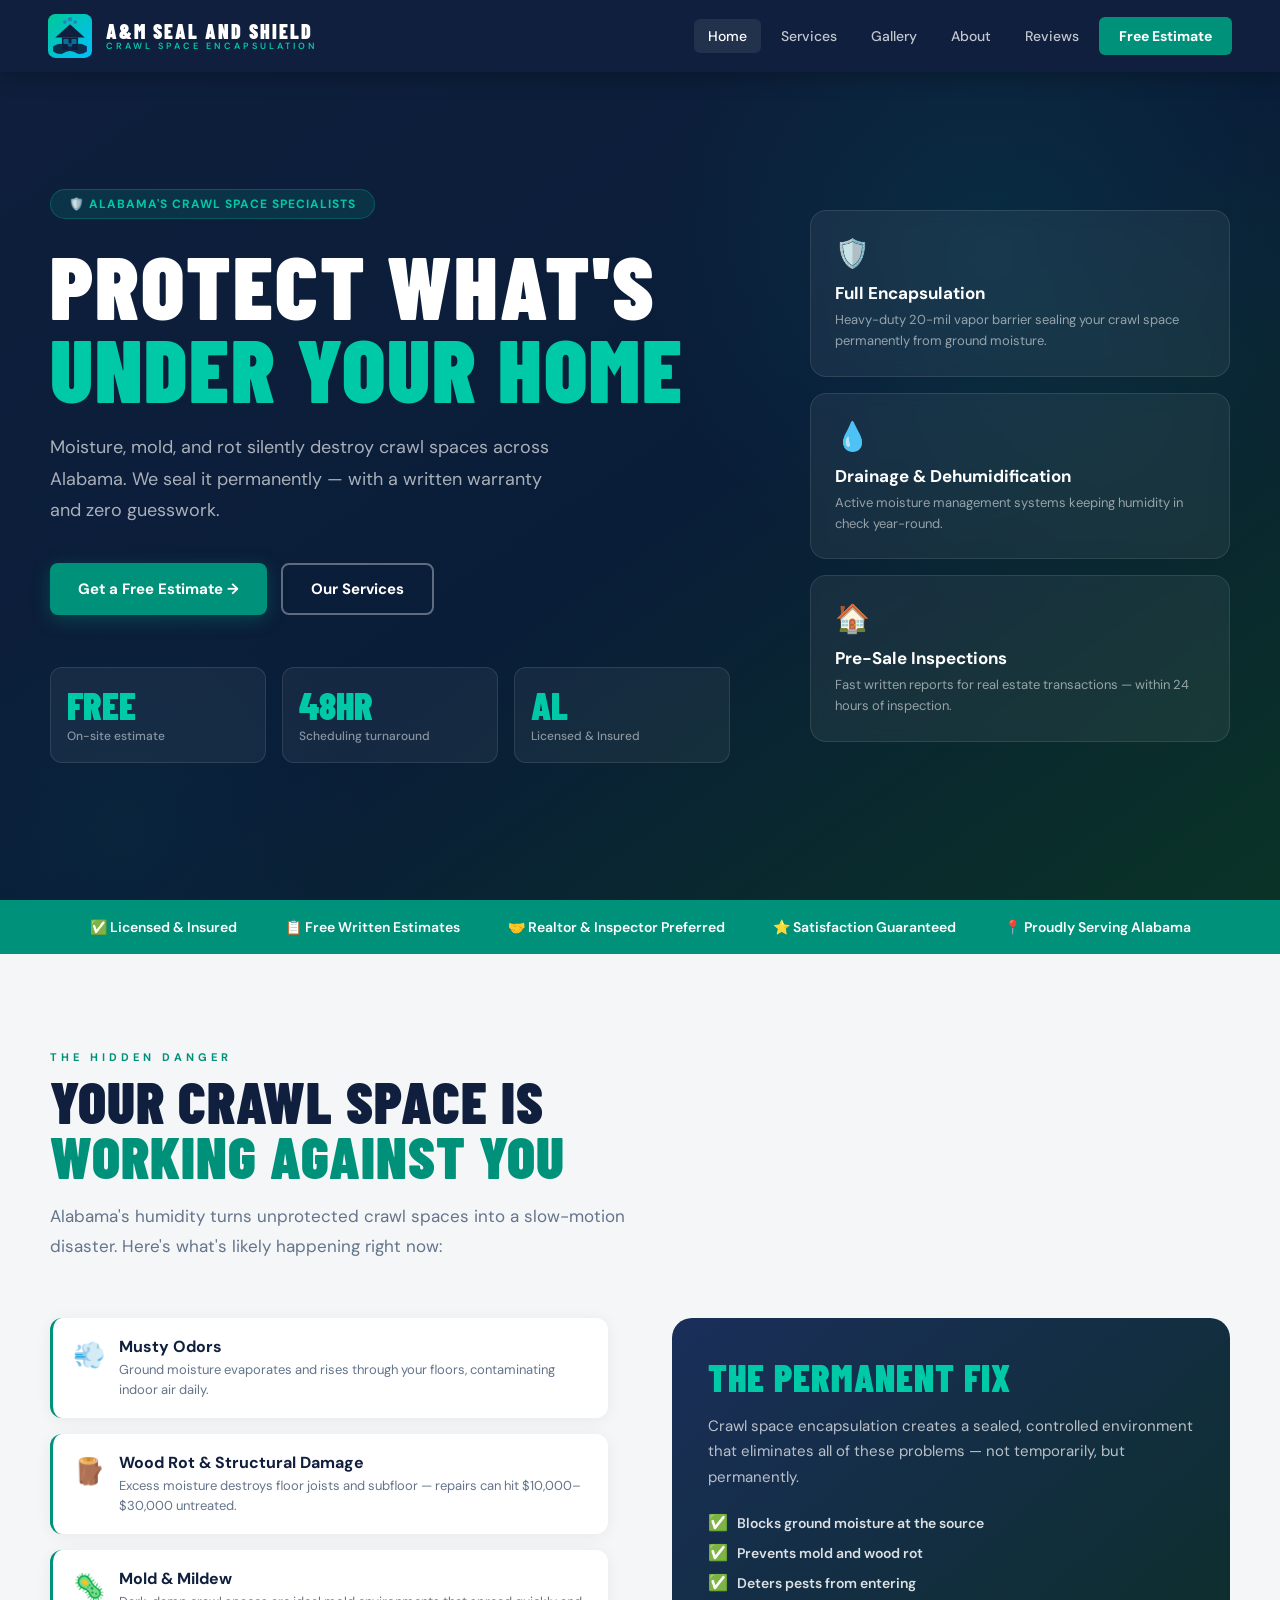
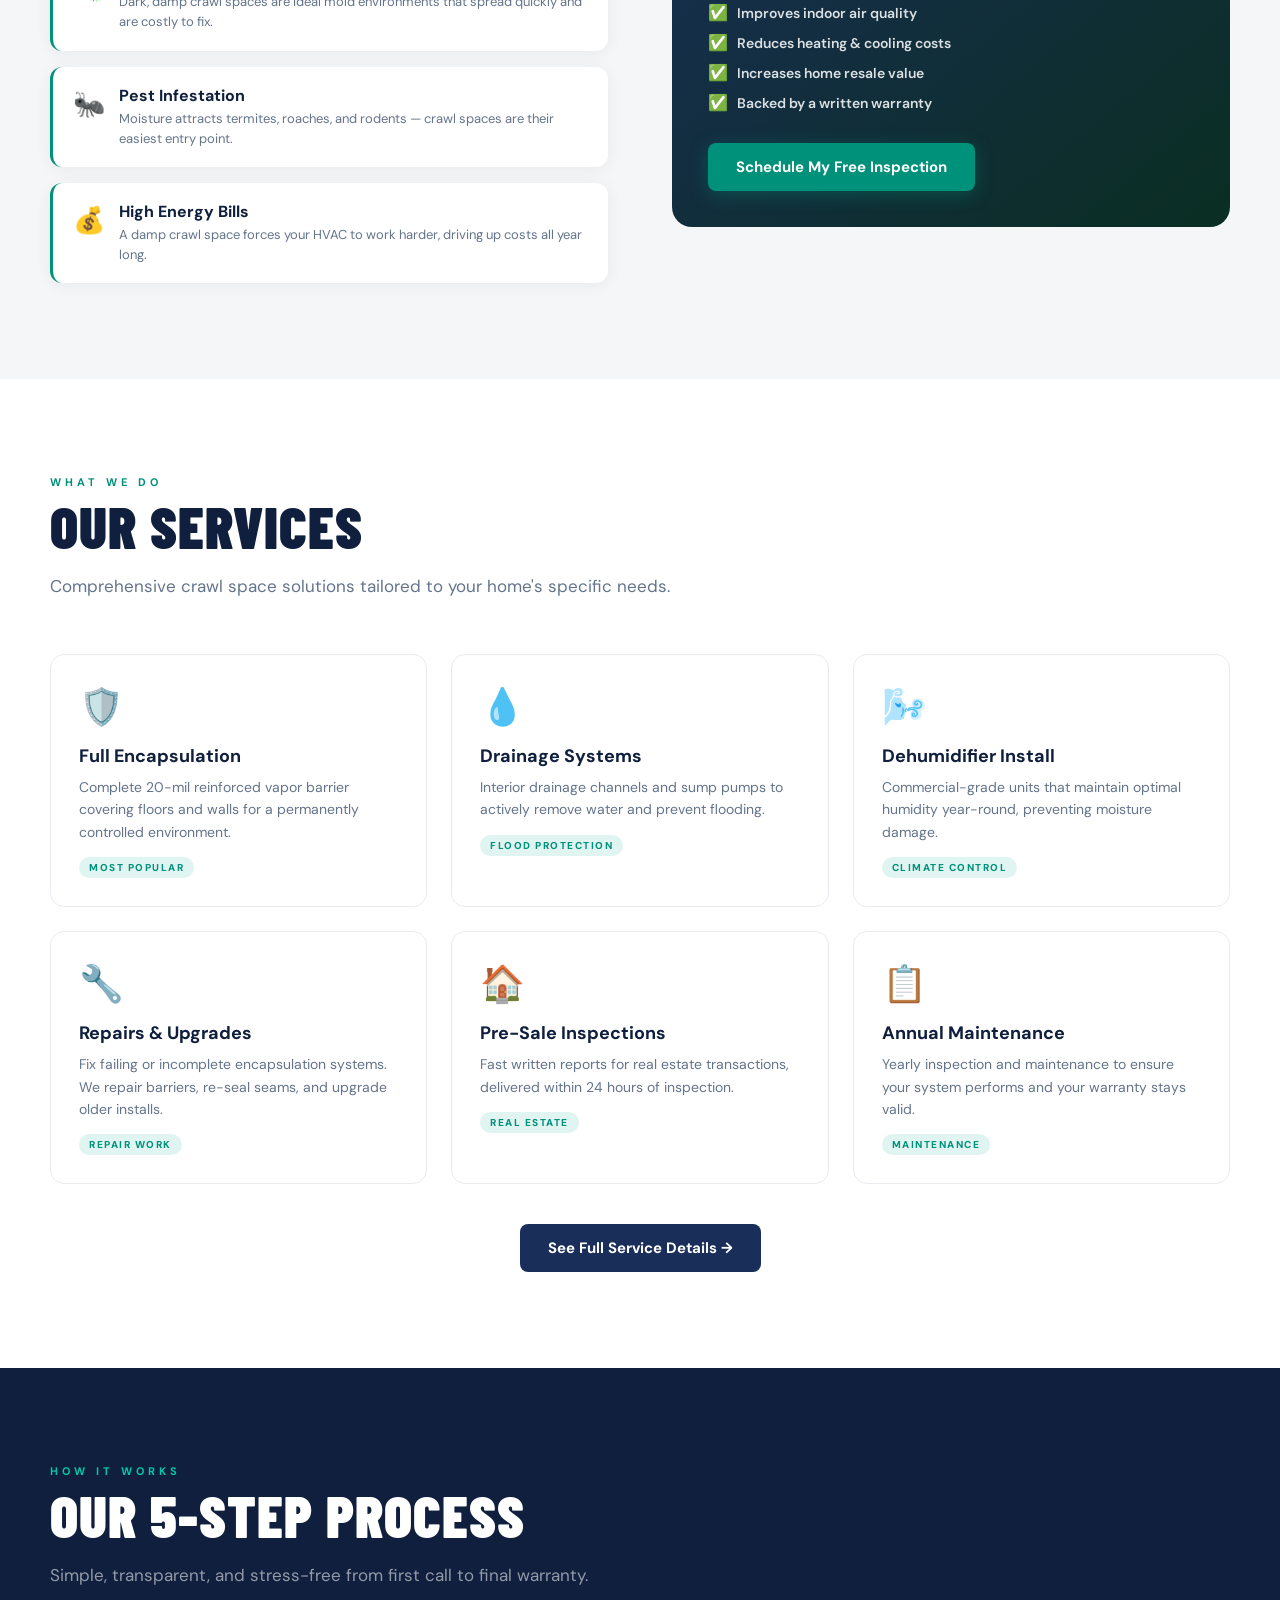
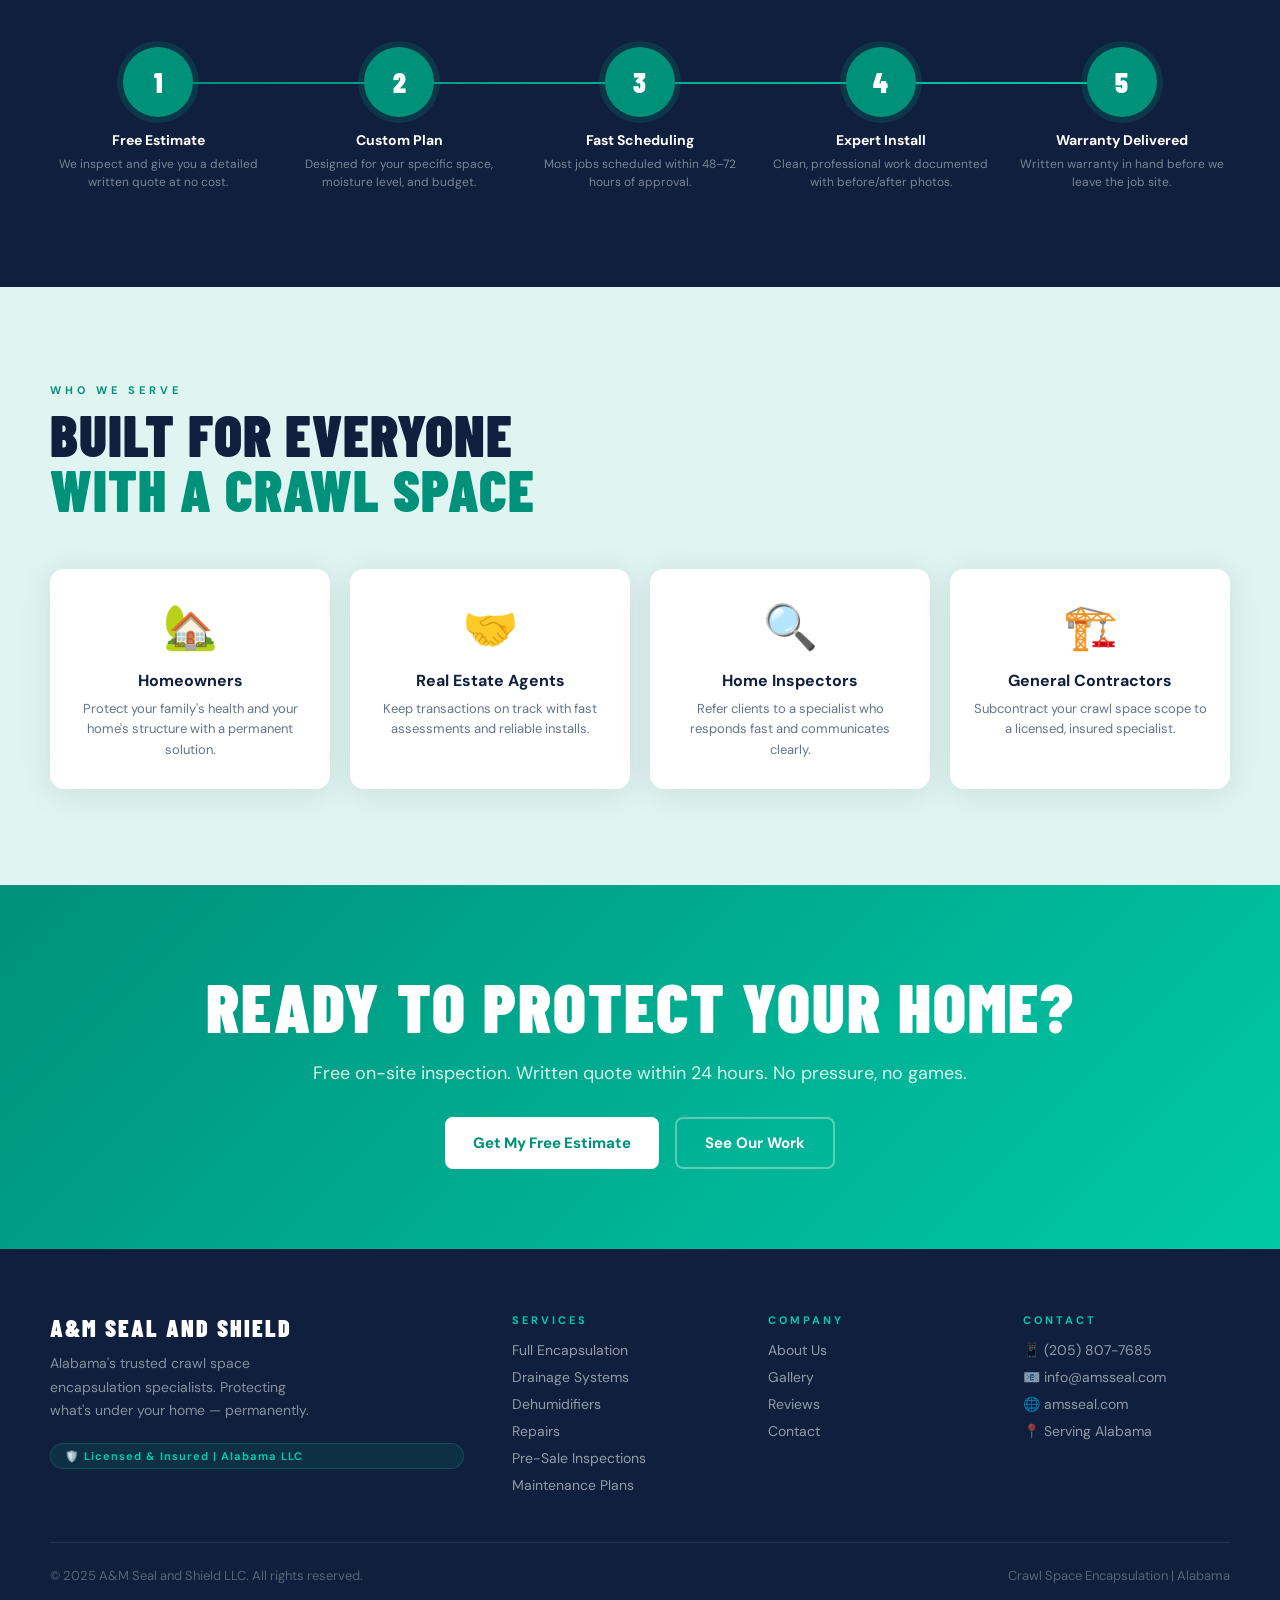
<file: index.html>
<!DOCTYPE html>
<html lang="en">
<head>
<meta charset="UTF-8"/>
<meta name="viewport" content="width=device-width,initial-scale=1.0"/>
<title>A&M Seal and Shield | Crawl Space Encapsulation Alabama</title>
<meta name="description" content="Alabama's trusted crawl space encapsulation experts. Moisture barriers, mold prevention, drainage systems. Free estimates. Serving residential and commercial clients."/>
<link rel="stylesheet" href="css/style.css"/>
<style>
.reveal { opacity:0; transform:translateY(28px); transition:opacity .6s ease, transform .6s ease; }
.reveal.visible { opacity:1; transform:none; }
.hero { min-height:100vh; background:linear-gradient(145deg, var(--navy) 0%, #091d38 55%, #0a3326 100%); display:flex; align-items:center; padding:calc(var(--nav-h) + 60px) 48px 80px; position:relative; overflow:hidden; }
.hero::before { content:''; position:absolute; top:-10%; right:-5%; width:700px; height:700px; border-radius:50%; background:radial-gradient(circle, rgba(0,201,167,.09) 0%, transparent 70%); pointer-events:none; }
.hero::after { content:''; position:absolute; bottom:-20%; left:-10%; width:500px; height:500px; border-radius:50%; background:radial-gradient(circle, rgba(0,145,122,.06) 0%, transparent 70%); pointer-events:none; }
.hero-inner { max-width:1180px; margin:0 auto; width:100%; display:grid; grid-template-columns:1fr 420px; gap:80px; align-items:center; position:relative; z-index:1; }
.hero-badge { display:inline-flex; align-items:center; gap:8px; background:rgba(0,201,167,.12); border:1px solid rgba(0,201,167,.25); border-radius:100px; padding:6px 18px; font-size:12px; font-weight:700; color:var(--teal-bright); letter-spacing:1px; text-transform:uppercase; margin-bottom:24px; }
.hero h1 { font-family:'Barlow Condensed',sans-serif; font-weight:900; font-size:clamp(56px,7vw,90px); color:#fff; line-height:.92; letter-spacing:2px; text-transform:uppercase; margin-bottom:24px; }
.hero h1 em { color:var(--teal-bright); font-style:normal; display:block; }
.hero-desc { font-size:18px; color:rgba(255,255,255,.65); line-height:1.75; margin-bottom:36px; max-width:520px; }
.hero-btns { display:flex; gap:14px; flex-wrap:wrap; margin-bottom:52px; }
.hero-stats { display:grid; grid-template-columns:repeat(3,1fr); gap:16px; }
.hstat { background:rgba(255,255,255,.05); border:1px solid rgba(255,255,255,.1); border-radius:12px; padding:18px 16px; }
.hstat-num { font-family:'Barlow Condensed',sans-serif; font-size:38px; font-weight:900; color:var(--teal-bright); line-height:1; }
.hstat-label { font-size:12px; color:rgba(255,255,255,.5); margin-top:4px; font-weight:500; }
.hero-cards { display:flex; flex-direction:column; gap:16px; }
.hero-card { background:rgba(255,255,255,.06); border:1px solid rgba(255,255,255,.1); border-radius:16px; padding:24px; backdrop-filter:blur(8px); transition:border-color .3s; }
.hero-card:hover { border-color:rgba(0,201,167,.4); }
.hero-card-icon { font-size:28px; margin-bottom:10px; }
.hero-card h3 { color:#fff; font-size:17px; font-weight:700; margin-bottom:6px; }
.hero-card p { font-size:13px; color:rgba(255,255,255,.55); line-height:1.6; }
.problem-section { background:var(--slate); }
.problem-grid { display:grid; grid-template-columns:1fr 1fr; gap:64px; align-items:start; margin-top:56px; }
.problem-list { display:flex; flex-direction:column; gap:16px; }
.problem-item { display:flex; gap:14px; background:#fff; border-radius:12px; padding:18px 20px; box-shadow:0 2px 16px rgba(0,0,0,.06); border-left:3px solid var(--teal); }
.pi-icon { font-size:26px; flex-shrink:0; margin-top:2px; }
.pi-text h4 { font-weight:700; color:var(--navy); margin-bottom:3px; }
.pi-text p { font-size:13px; color:var(--muted); line-height:1.55; }
.solution-panel { background:linear-gradient(140deg, var(--navy-mid), #0a2e22); border-radius:20px; padding:36px; color:#fff; }
.solution-panel h3 { font-family:'Barlow Condensed',sans-serif; font-size:38px; font-weight:900; color:var(--teal-bright); letter-spacing:1px; margin-bottom:14px; text-transform:uppercase; }
.solution-panel p { color:rgba(255,255,255,.7); line-height:1.7; margin-bottom:22px; font-size:15px; }
.sol-check { display:flex; align-items:center; gap:9px; color:rgba(255,255,255,.85); font-weight:600; font-size:14px; margin-bottom:9px; }
.sol-check span { color:var(--teal-bright); font-size:16px; }
.services-preview { background:#fff; }
.svc-grid { display:grid; grid-template-columns:repeat(3,1fr); gap:24px; margin-top:52px; }
.svc-card { border:1.5px solid #e8ecf0; border-radius:var(--radius); padding:28px; transition:all .25s; }
.svc-card:hover { border-color:var(--teal); box-shadow:0 8px 36px rgba(0,145,122,.12); transform:translateY(-4px); }
.svc-icon { font-size:36px; margin-bottom:14px; }
.svc-card h3 { font-size:18px; font-weight:700; color:var(--navy); margin-bottom:8px; }
.svc-card p { font-size:14px; color:var(--muted); line-height:1.6; }
.svc-tag { display:inline-block; background:var(--teal-pale); color:var(--teal); font-size:10px; font-weight:800; letter-spacing:1.5px; padding:4px 10px; border-radius:100px; margin-top:14px; text-transform:uppercase; }
.svc-more { text-align:center; margin-top:40px; }
.process-section { background:var(--navy); }
.process-section .section-title { color:#fff; }
.process-section .section-eyebrow { color:var(--teal-bright); }
.process-section .section-desc { color:rgba(255,255,255,.55); }
.process-steps { display:grid; grid-template-columns:repeat(5,1fr); gap:24px; margin-top:56px; position:relative; }
.process-steps::before { content:''; position:absolute; top:35px; left:calc(10% + 4px); right:calc(10% + 4px); height:2px; background:linear-gradient(to right, var(--teal), var(--teal-bright)); z-index:0; }
.pstep { text-align:center; position:relative; z-index:1; }
.pstep-num { width:70px; height:70px; border-radius:50%; background:var(--teal); color:#fff; font-family:'Barlow Condensed',sans-serif; font-size:28px; font-weight:900; display:flex; align-items:center; justify-content:center; margin:0 auto 14px; box-shadow:0 0 0 6px rgba(0,145,122,.2); }
.pstep h4 { font-size:14px; font-weight:700; color:#fff; margin-bottom:6px; }
.pstep p { font-size:12px; color:rgba(255,255,255,.45); line-height:1.5; }
.markets-section { background:var(--teal-pale); }
.market-grid { display:grid; grid-template-columns:repeat(4,1fr); gap:20px; margin-top:52px; }
.market-card { background:#fff; border-radius:var(--radius); padding:28px 20px; text-align:center; border:1.5px solid transparent; transition:all .25s; box-shadow:var(--card-shadow); }
.market-card:hover { border-color:var(--teal); transform:translateY(-4px); }
.market-icon { font-size:44px; margin-bottom:14px; }
.market-card h3 { font-size:16px; font-weight:700; color:var(--navy); margin-bottom:8px; }
.market-card p { font-size:13px; color:var(--muted); line-height:1.55; }
.cta-banner { background:linear-gradient(135deg, var(--teal), var(--teal-bright)); padding:80px 48px; text-align:center; }
.cta-banner h2 { font-family:'Barlow Condensed',sans-serif; font-size:clamp(40px,6vw,68px); font-weight:900; color:#fff; text-transform:uppercase; letter-spacing:2px; margin-bottom:14px; }
.cta-banner p { font-size:18px; color:rgba(255,255,255,.85); margin-bottom:32px; }
.cta-btns { display:flex; justify-content:center; gap:16px; flex-wrap:wrap; }
.btn-white { background:#fff; color:var(--teal); font-weight:800; }
.btn-white:hover { background:var(--navy); color:#fff; }
@media(max-width:900px){.hero-inner{grid-template-columns:1fr}.hero-cards{display:none}.hero-stats{grid-template-columns:1fr 1fr 1fr}.problem-grid{grid-template-columns:1fr}.svc-grid{grid-template-columns:1fr 1fr}.process-steps{grid-template-columns:1fr 1fr}.process-steps::before{display:none}.market-grid{grid-template-columns:1fr 1fr}.cta-banner{padding:60px 20px}}
@media(max-width:560px){.svc-grid{grid-template-columns:1fr}.market-grid{grid-template-columns:1fr 1fr}.hero-stats{grid-template-columns:1fr 1fr}}
</style>
</head>
<body>
<div id="nav-placeholder"></div>
<section class="hero">
  <div class="hero-inner">
    <div>
      <div class="hero-badge">🛡️ Alabama's Crawl Space Specialists</div>
      <h1>PROTECT WHAT'S<br/><em>UNDER YOUR HOME</em></h1>
      <p class="hero-desc">Moisture, mold, and rot silently destroy crawl spaces across Alabama. We seal it permanently — with a written warranty and zero guesswork.</p>
      <div class="hero-btns">
        <a href="contact.html" class="btn btn-primary">Get a Free Estimate →</a>
        <a href="services.html" class="btn btn-outline">Our Services</a>
      </div>
      <div class="hero-stats">
        <div class="hstat"><div class="hstat-num">FREE</div><div class="hstat-label">On-site estimate</div></div>
        <div class="hstat"><div class="hstat-num">48HR</div><div class="hstat-label">Scheduling turnaround</div></div>
        <div class="hstat"><div class="hstat-num">AL</div><div class="hstat-label">Licensed &amp; Insured</div></div>
      </div>
    </div>
    <div class="hero-cards">
      <div class="hero-card"><div class="hero-card-icon">🛡️</div><h3>Full Encapsulation</h3><p>Heavy-duty 20-mil vapor barrier sealing your crawl space permanently from ground moisture.</p></div>
      <div class="hero-card"><div class="hero-card-icon">💧</div><h3>Drainage &amp; Dehumidification</h3><p>Active moisture management systems keeping humidity in check year-round.</p></div>
      <div class="hero-card"><div class="hero-card-icon">🏠</div><h3>Pre-Sale Inspections</h3><p>Fast written reports for real estate transactions — within 24 hours of inspection.</p></div>
    </div>
  </div>
</section>
<div id="trust-placeholder"></div>
<section class="section problem-section">
  <div class="container">
    <p class="section-eyebrow reveal">The Hidden Danger</p>
    <h2 class="section-title reveal">YOUR CRAWL SPACE IS<br/><em>WORKING AGAINST YOU</em></h2>
    <p class="section-desc reveal">Alabama's humidity turns unprotected crawl spaces into a slow-motion disaster. Here's what's likely happening right now:</p>
    <div class="problem-grid">
      <div class="problem-list">
        <div class="problem-item reveal"><div class="pi-icon">💨</div><div class="pi-text"><h4>Musty Odors</h4><p>Ground moisture evaporates and rises through your floors, contaminating indoor air daily.</p></div></div>
        <div class="problem-item reveal"><div class="pi-icon">🪵</div><div class="pi-text"><h4>Wood Rot &amp; Structural Damage</h4><p>Excess moisture destroys floor joists and subfloor — repairs can hit $10,000–$30,000 untreated.</p></div></div>
        <div class="problem-item reveal"><div class="pi-icon">🦠</div><div class="pi-text"><h4>Mold &amp; Mildew</h4><p>Dark, damp crawl spaces are ideal mold environments that spread quickly and are costly to fix.</p></div></div>
        <div class="problem-item reveal"><div class="pi-icon">🐜</div><div class="pi-text"><h4>Pest Infestation</h4><p>Moisture attracts termites, roaches, and rodents — crawl spaces are their easiest entry point.</p></div></div>
        <div class="problem-item reveal"><div class="pi-icon">💰</div><div class="pi-text"><h4>High Energy Bills</h4><p>A damp crawl space forces your HVAC to work harder, driving up costs all year long.</p></div></div>
      </div>
      <div class="solution-panel reveal">
        <h3>The Permanent Fix</h3>
        <p>Crawl space encapsulation creates a sealed, controlled environment that eliminates all of these problems — not temporarily, but permanently.</p>
        <div class="sol-check"><span>✅</span> Blocks ground moisture at the source</div>
        <div class="sol-check"><span>✅</span> Prevents mold and wood rot</div>
        <div class="sol-check"><span>✅</span> Deters pests from entering</div>
        <div class="sol-check"><span>✅</span> Improves indoor air quality</div>
        <div class="sol-check"><span>✅</span> Reduces heating &amp; cooling costs</div>
        <div class="sol-check"><span>✅</span> Increases home resale value</div>
        <div class="sol-check"><span>✅</span> Backed by a written warranty</div>
        <br/>
        <a href="contact.html" class="btn btn-primary">Schedule My Free Inspection</a>
      </div>
    </div>
  </div>
</section>
<section class="section services-preview">
  <div class="container">
    <p class="section-eyebrow reveal">What We Do</p>
    <h2 class="section-title reveal">OUR SERVICES</h2>
    <p class="section-desc reveal">Comprehensive crawl space solutions tailored to your home's specific needs.</p>
    <div class="svc-grid">
      <div class="svc-card reveal"><div class="svc-icon">🛡️</div><h3>Full Encapsulation</h3><p>Complete 20-mil reinforced vapor barrier covering floors and walls for a permanently controlled environment.</p><span class="svc-tag">Most Popular</span></div>
      <div class="svc-card reveal"><div class="svc-icon">💧</div><h3>Drainage Systems</h3><p>Interior drainage channels and sump pumps to actively remove water and prevent flooding.</p><span class="svc-tag">Flood Protection</span></div>
      <div class="svc-card reveal"><div class="svc-icon">🌬️</div><h3>Dehumidifier Install</h3><p>Commercial-grade units that maintain optimal humidity year-round, preventing moisture damage.</p><span class="svc-tag">Climate Control</span></div>
      <div class="svc-card reveal"><div class="svc-icon">🔧</div><h3>Repairs &amp; Upgrades</h3><p>Fix failing or incomplete encapsulation systems. We repair barriers, re-seal seams, and upgrade older installs.</p><span class="svc-tag">Repair Work</span></div>
      <div class="svc-card reveal"><div class="svc-icon">🏠</div><h3>Pre-Sale Inspections</h3><p>Fast written reports for real estate transactions, delivered within 24 hours of inspection.</p><span class="svc-tag">Real Estate</span></div>
      <div class="svc-card reveal"><div class="svc-icon">📋</div><h3>Annual Maintenance</h3><p>Yearly inspection and maintenance to ensure your system performs and your warranty stays valid.</p><span class="svc-tag">Maintenance</span></div>
    </div>
    <div class="svc-more reveal"><a href="services.html" class="btn btn-dark">See Full Service Details →</a></div>
  </div>
</section>
<section class="section process-section">
  <div class="container">
    <p class="section-eyebrow">How It Works</p>
    <h2 class="section-title">OUR 5-STEP PROCESS</h2>
    <p class="section-desc">Simple, transparent, and stress-free from first call to final warranty.</p>
    <div class="process-steps">
      <div class="pstep reveal"><div class="pstep-num">1</div><h4>Free Estimate</h4><p>We inspect and give you a detailed written quote at no cost.</p></div>
      <div class="pstep reveal"><div class="pstep-num">2</div><h4>Custom Plan</h4><p>Designed for your specific space, moisture level, and budget.</p></div>
      <div class="pstep reveal"><div class="pstep-num">3</div><h4>Fast Scheduling</h4><p>Most jobs scheduled within 48–72 hours of approval.</p></div>
      <div class="pstep reveal"><div class="pstep-num">4</div><h4>Expert Install</h4><p>Clean, professional work documented with before/after photos.</p></div>
      <div class="pstep reveal"><div class="pstep-num">5</div><h4>Warranty Delivered</h4><p>Written warranty in hand before we leave the job site.</p></div>
    </div>
  </div>
</section>
<section class="section markets-section">
  <div class="container">
    <p class="section-eyebrow reveal">Who We Serve</p>
    <h2 class="section-title reveal">BUILT FOR EVERYONE<br/><em>WITH A CRAWL SPACE</em></h2>
    <div class="market-grid">
      <div class="market-card reveal"><div class="market-icon">🏡</div><h3>Homeowners</h3><p>Protect your family's health and your home's structure with a permanent solution.</p></div>
      <div class="market-card reveal"><div class="market-icon">🤝</div><h3>Real Estate Agents</h3><p>Keep transactions on track with fast assessments and reliable installs.</p></div>
      <div class="market-card reveal"><div class="market-icon">🔍</div><h3>Home Inspectors</h3><p>Refer clients to a specialist who responds fast and communicates clearly.</p></div>
      <div class="market-card reveal"><div class="market-icon">🏗️</div><h3>General Contractors</h3><p>Subcontract your crawl space scope to a licensed, insured specialist.</p></div>
    </div>
  </div>
</section>
<div class="cta-banner">
  <h2>READY TO PROTECT YOUR HOME?</h2>
  <p>Free on-site inspection. Written quote within 24 hours. No pressure, no games.</p>
  <div class="cta-btns">
    <a href="contact.html" class="btn btn-white">Get My Free Estimate</a>
    <a href="gallery.html" class="btn btn-outline">See Our Work</a>
  </div>
</div>
<div id="footer-placeholder"></div>
<script src="js/layout.js"></script>
<script src="js/main.js"></script>
</body>
</html>
</file>
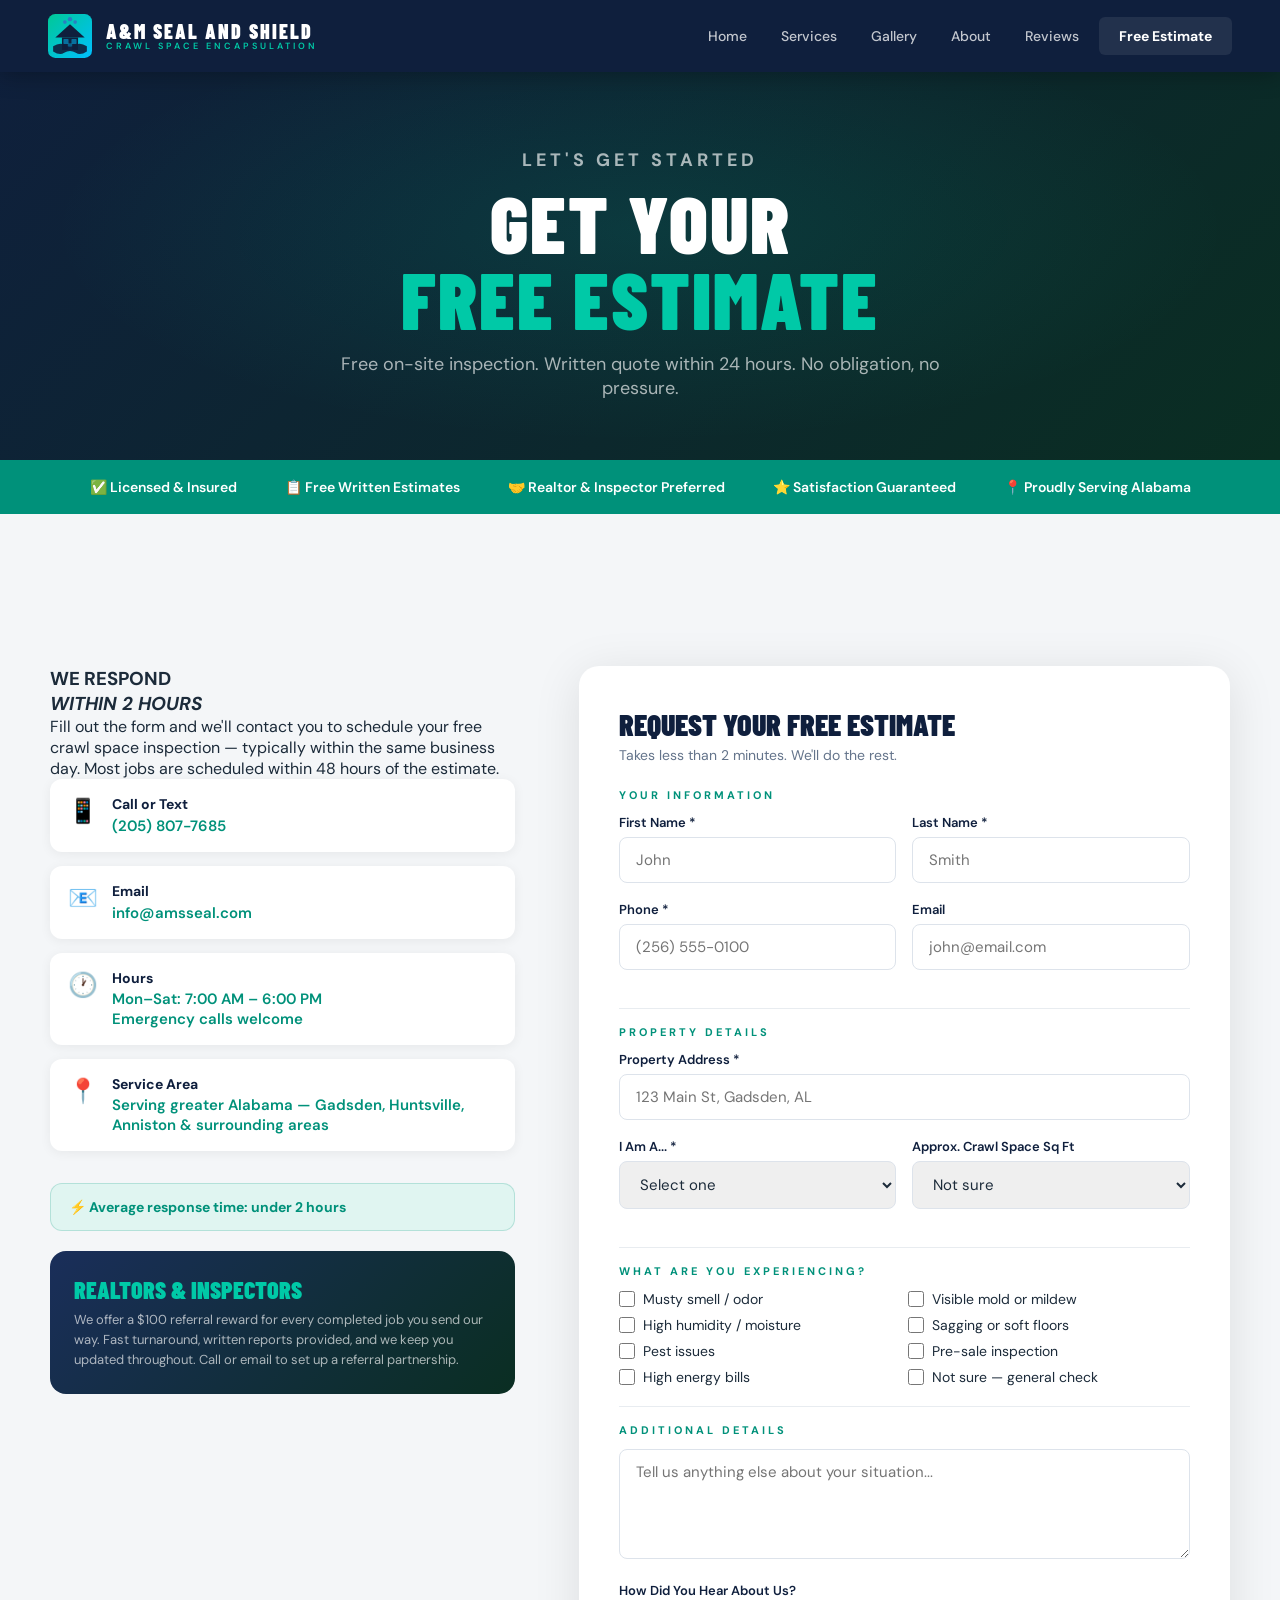
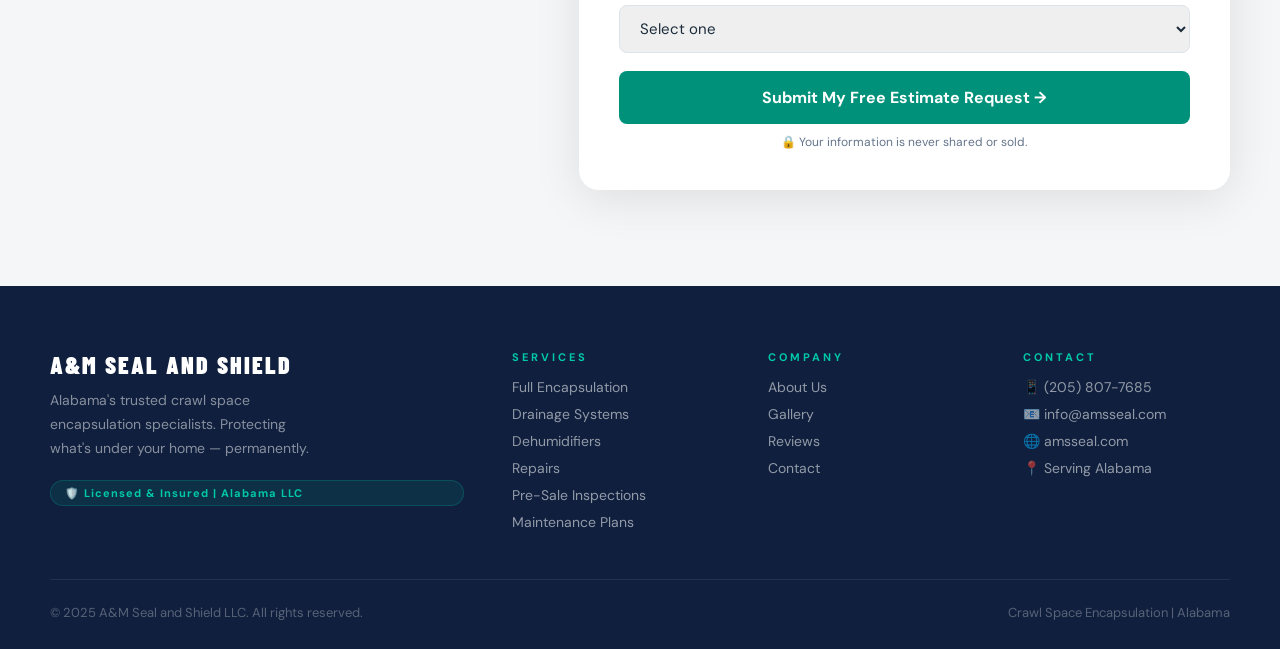
<file: contact.html>
<!DOCTYPE html>
<html lang="en">
<head>
<meta charset="UTF-8"/><meta name="viewport" content="width=device-width,initial-scale=1.0"/>
<title>Free Estimate | A&M Seal and Shield</title>
<link rel="stylesheet" href="css/style.css"/>
<style>
.reveal{opacity:0;transform:translateY(24px);transition:opacity .55s,transform .55s}.reveal.visible{opacity:1;transform:none}
.contact-section{background:var(--slate)}
.contact-grid{display:grid;grid-template-columns:1fr 1.4fr;gap:64px;align-items:start;margin-top:56px}
.contact-info h3{font-family:'Barlow Condensed',sans-serif;font-size:36px;font-weight:900;color:var(--navy);text-transform:uppercase;margin-bottom:14px;line-height:.95}
.contact-info h3 em{color:var(--teal);font-style:normal}
.contact-info p{font-size:15px;color:var(--muted);line-height:1.75;margin-bottom:24px}
.contact-methods{display:flex;flex-direction:column;gap:14px;margin-bottom:32px}
.contact-method{display:flex;align-items:flex-start;gap:14px;background:#fff;border-radius:12px;padding:16px 18px;box-shadow:0 2px 12px rgba(0,0,0,.06)}
.cm-icon{font-size:24px;flex-shrink:0}
.cm-text h4{font-weight:700;color:var(--navy);font-size:14px;margin-bottom:2px}
.cm-text a,.cm-text p{font-size:15px;color:var(--teal);font-weight:600;text-decoration:none}
.cm-text a:hover{text-decoration:underline}
.response-badge{background:var(--teal-pale);border:1px solid rgba(0,145,122,.2);border-radius:12px;padding:14px 18px;font-size:14px;font-weight:700;color:var(--teal);display:flex;align-items:center;gap:8px}
.referral-box{background:linear-gradient(135deg,var(--navy-mid),#0a2e22);border-radius:16px;padding:24px;margin-top:20px;color:#fff}
.referral-box h4{font-family:'Barlow Condensed',sans-serif;font-size:24px;font-weight:900;color:var(--teal-bright);margin-bottom:6px;text-transform:uppercase}
.referral-box p{font-size:13px;color:rgba(255,255,255,.65);line-height:1.55}
.quote-form-card{background:#fff;border-radius:20px;padding:40px;box-shadow:0 8px 48px rgba(0,0,0,.1)}
.quote-form-card h3{font-family:'Barlow Condensed',sans-serif;font-size:30px;font-weight:900;color:var(--navy);text-transform:uppercase;margin-bottom:4px}
.quote-form-card .sub{font-size:14px;color:var(--muted);margin-bottom:24px}
.form-section-label{font-size:11px;letter-spacing:3px;font-weight:700;color:var(--teal);text-transform:uppercase;margin:20px 0 12px;padding-top:16px;border-top:1px solid #e8ecf0}
.form-section-label:first-of-type{margin-top:0;padding-top:0;border-top:none}
.checkbox-group{display:grid;grid-template-columns:1fr 1fr;gap:8px;margin-top:6px}
.checkbox-item{display:flex;align-items:center;gap:8px;cursor:pointer}
.checkbox-item input{width:16px;height:16px;accent-color:var(--teal);cursor:pointer}
.checkbox-item span{font-size:14px;color:var(--text)}
.success-box{display:none;background:var(--teal-pale);border:2px solid var(--teal);border-radius:14px;padding:28px;text-align:center}
.success-box h4{font-family:'Barlow Condensed',sans-serif;font-size:30px;font-weight:900;color:var(--teal);text-transform:uppercase;margin-bottom:8px}
.success-box p{font-size:15px;color:var(--muted);line-height:1.65}
@media(max-width:900px){.contact-grid{grid-template-columns:1fr}.checkbox-group{grid-template-columns:1fr}}
</style>
</head>
<body>
<div id="nav-placeholder"></div>
<div class="page-hero">
  <p class="page-hero-label">Let's Get Started</p>
  <h1>GET YOUR<br/><em>FREE ESTIMATE</em></h1>
  <p>Free on-site inspection. Written quote within 24 hours. No obligation, no pressure.</p>
</div>
<div id="trust-placeholder"></div>
<section class="section contact-section">
  <div class="container">
    <div class="contact-grid">
      <div class="reveal">
        <h3>WE RESPOND<br/><em>WITHIN 2 HOURS</em></h3>
        <p>Fill out the form and we'll contact you to schedule your free crawl space inspection — typically within the same business day. Most jobs are scheduled within 48 hours of the estimate.</p>
        <div class="contact-methods">
          <div class="contact-method"><div class="cm-icon">📱</div><div class="cm-text"><h4>Call or Text</h4><a href="tel:+12058077685">(205) 807-7685</a></div></div>
          <div class="contact-method"><div class="cm-icon">📧</div><div class="cm-text"><h4>Email</h4><a href="mailto:info@amsseal.com">info@amsseal.com</a></div></div>
          <div class="contact-method"><div class="cm-icon">🕐</div><div class="cm-text"><h4>Hours</h4><p>Mon–Sat: 7:00 AM – 6:00 PM<br/>Emergency calls welcome</p></div></div>
          <div class="contact-method"><div class="cm-icon">📍</div><div class="cm-text"><h4>Service Area</h4><p>Serving greater Alabama — Gadsden, Huntsville, Anniston &amp; surrounding areas</p></div></div>
        </div>
        <div class="response-badge">⚡ Average response time: under 2 hours</div>
        <div class="referral-box" style="margin-top:20px">
          <h4>Realtors &amp; Inspectors</h4>
          <p>We offer a $100 referral reward for every completed job you send our way. Fast turnaround, written reports provided, and we keep you updated throughout. Call or email to set up a referral partnership.</p>
        </div>
      </div>
      <div class="reveal">
        <div class="quote-form-card">
          <h3>Request Your Free Estimate</h3>
          <p class="sub">Takes less than 2 minutes. We'll do the rest.</p>
          <div id="formSuccess" class="success-box">
            <h4>✅ Request Received!</h4>
            <p>Thank you! We'll be in touch within 2 hours to schedule your free crawl space inspection. We look forward to helping you.</p>
          </div>
          <form id="formFields" name="contact" method="POST" data-netlify="true" netlify-honeypot="bot-field" onsubmit="handleSubmit(event)">
            <input type="hidden" name="form-name" value="contact"/>
            <p style="display:none"><label>Don't fill this out: <input name="bot-field"/></label></p>
            <div class="form-section-label">Your Information</div>
            <div class="form-row">
              <div class="form-group"><label class="form-label">First Name *</label><input class="form-input" id="fname" name="first-name" placeholder="John" required/></div>
              <div class="form-group"><label class="form-label">Last Name *</label><input class="form-input" id="lname" name="last-name" placeholder="Smith" required/></div>
            </div>
            <div class="form-row">
              <div class="form-group"><label class="form-label">Phone *</label><input class="form-input" id="phone" name="phone" type="tel" placeholder="(256) 555-0100" required/></div>
              <div class="form-group"><label class="form-label">Email</label><input class="form-input" id="email" name="email" type="email" placeholder="john@email.com"/></div>
            </div>
            <div class="form-section-label">Property Details</div>
            <div class="form-group"><label class="form-label">Property Address *</label><input class="form-input" id="address" name="address" placeholder="123 Main St, Gadsden, AL" required/></div>
            <div class="form-row">
              <div class="form-group">
                <label class="form-label">I Am A... *</label>
                <select class="form-input" id="type" name="customer-type">
                  <option value="">Select one</option>
                  <option>Homeowner</option>
                  <option>Real Estate Agent</option>
                  <option>Home Inspector</option>
                  <option>General Contractor</option>
                  <option>Property Manager</option>
                  <option>Other</option>
                </select>
              </div>
              <div class="form-group">
                <label class="form-label">Approx. Crawl Space Sq Ft</label>
                <select class="form-input" id="sqft" name="crawlspace-sqft">
                  <option value="">Not sure</option>
                  <option>Under 500 sq ft</option>
                  <option>500 – 1,000 sq ft</option>
                  <option>1,000 – 2,000 sq ft</option>
                  <option>Over 2,000 sq ft</option>
                </select>
              </div>
            </div>
            <div class="form-section-label">What Are You Experiencing?</div>
            <div class="checkbox-group">
              <label class="checkbox-item"><input type="checkbox" name="issue" value="Musty smell / odor"/><span>Musty smell / odor</span></label>
              <label class="checkbox-item"><input type="checkbox" name="issue" value="Visible mold or mildew"/><span>Visible mold or mildew</span></label>
              <label class="checkbox-item"><input type="checkbox" name="issue" value="High humidity / moisture"/><span>High humidity / moisture</span></label>
              <label class="checkbox-item"><input type="checkbox" name="issue" value="Sagging or soft floors"/><span>Sagging or soft floors</span></label>
              <label class="checkbox-item"><input type="checkbox" name="issue" value="Pest issues"/><span>Pest issues</span></label>
              <label class="checkbox-item"><input type="checkbox" name="issue" value="Pre-sale inspection"/><span>Pre-sale inspection</span></label>
              <label class="checkbox-item"><input type="checkbox" name="issue" value="High energy bills"/><span>High energy bills</span></label>
              <label class="checkbox-item"><input type="checkbox" name="issue" value="Not sure — general check"/><span>Not sure — general check</span></label>
            </div>
            <div class="form-section-label">Additional Details</div>
            <div class="form-group"><textarea class="form-input" id="notes" name="notes" placeholder="Tell us anything else about your situation..."></textarea></div>
            <div class="form-group">
              <label class="form-label">How Did You Hear About Us?</label>
              <select class="form-input" id="source" name="referral-source">
                <option value="">Select one</option>
                <option>Google Search</option>
                <option>Google Maps</option>
                <option>Facebook</option>
                <option>Real Estate Agent Referral</option>
                <option>Home Inspector Referral</option>
                <option>Friend / Family</option>
                <option>Door Hanger / Flyer</option>
                <option>Other</option>
              </select>
            </div>
            <button type="submit" class="form-submit">Submit My Free Estimate Request →</button>
            <p style="font-size:12px;color:var(--muted);text-align:center;margin-top:10px">🔒 Your information is never shared or sold.</p>
          </form>
        </div>
      </div>
    </div>
  </div>
</section>
<div id="footer-placeholder"></div>
<script src="js/layout.js"></script><script src="js/main.js"></script>
<script>
async function handleSubmit(e) {
  e.preventDefault();
  const form = e.target;
  const fname = document.getElementById('fname').value.trim();
  const phone = document.getElementById('phone').value.trim();
  const address = document.getElementById('address').value.trim();
  if (!fname || !phone || !address) { alert('Please fill in your name, phone number, and property address.'); return; }
  const btn = form.querySelector('button[type="submit"]');
  btn.textContent = 'Sending...'; btn.disabled = true;
  try {
    const formData = new FormData(form);
    await fetch('/', { method: 'POST', headers: { 'Content-Type': 'application/x-www-form-urlencoded' }, body: new URLSearchParams(formData).toString() });
    form.style.display = 'none';
    document.getElementById('formSuccess').style.display = 'block';
  } catch (err) {
    btn.textContent = 'Submit My Free Estimate Request →'; btn.disabled = false;
    alert('Something went wrong. Please call or text us directly at (205) 807-7685.');
  }
}
</script>
</body>
</html>
</file>
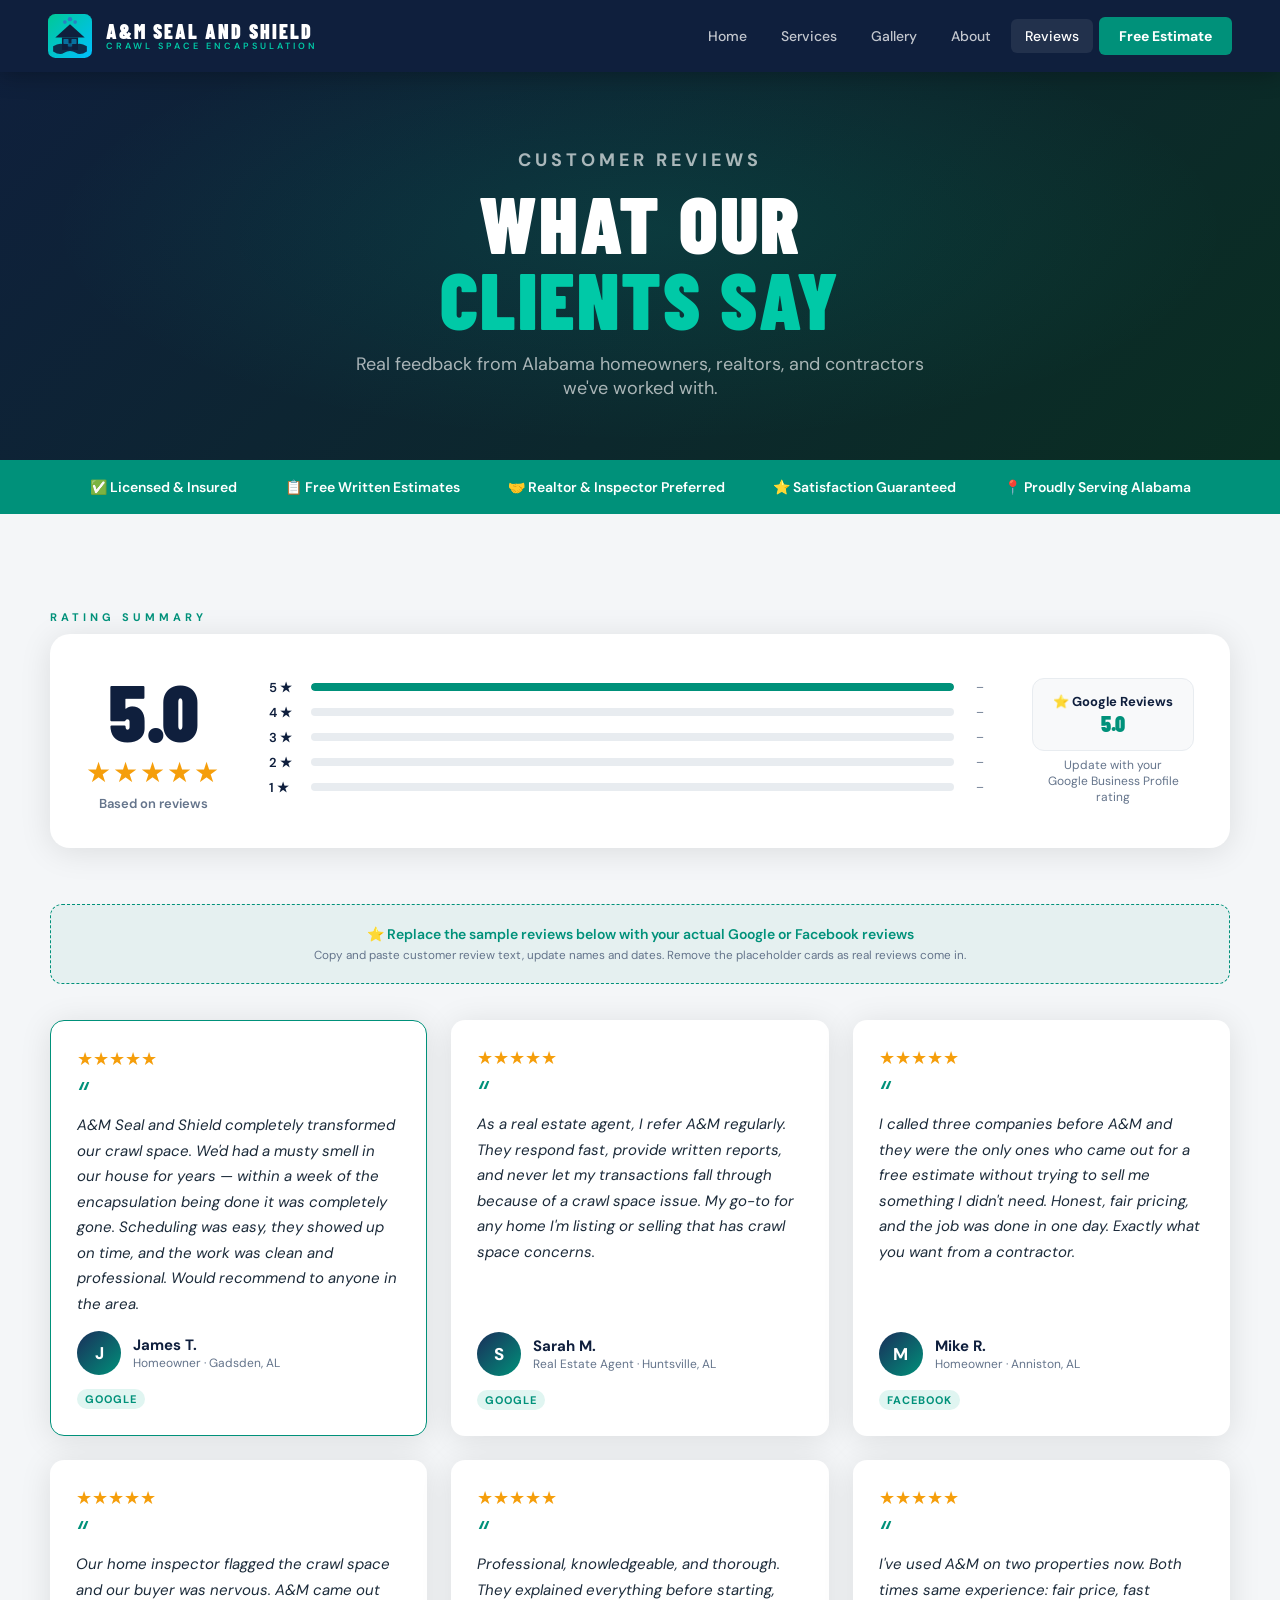
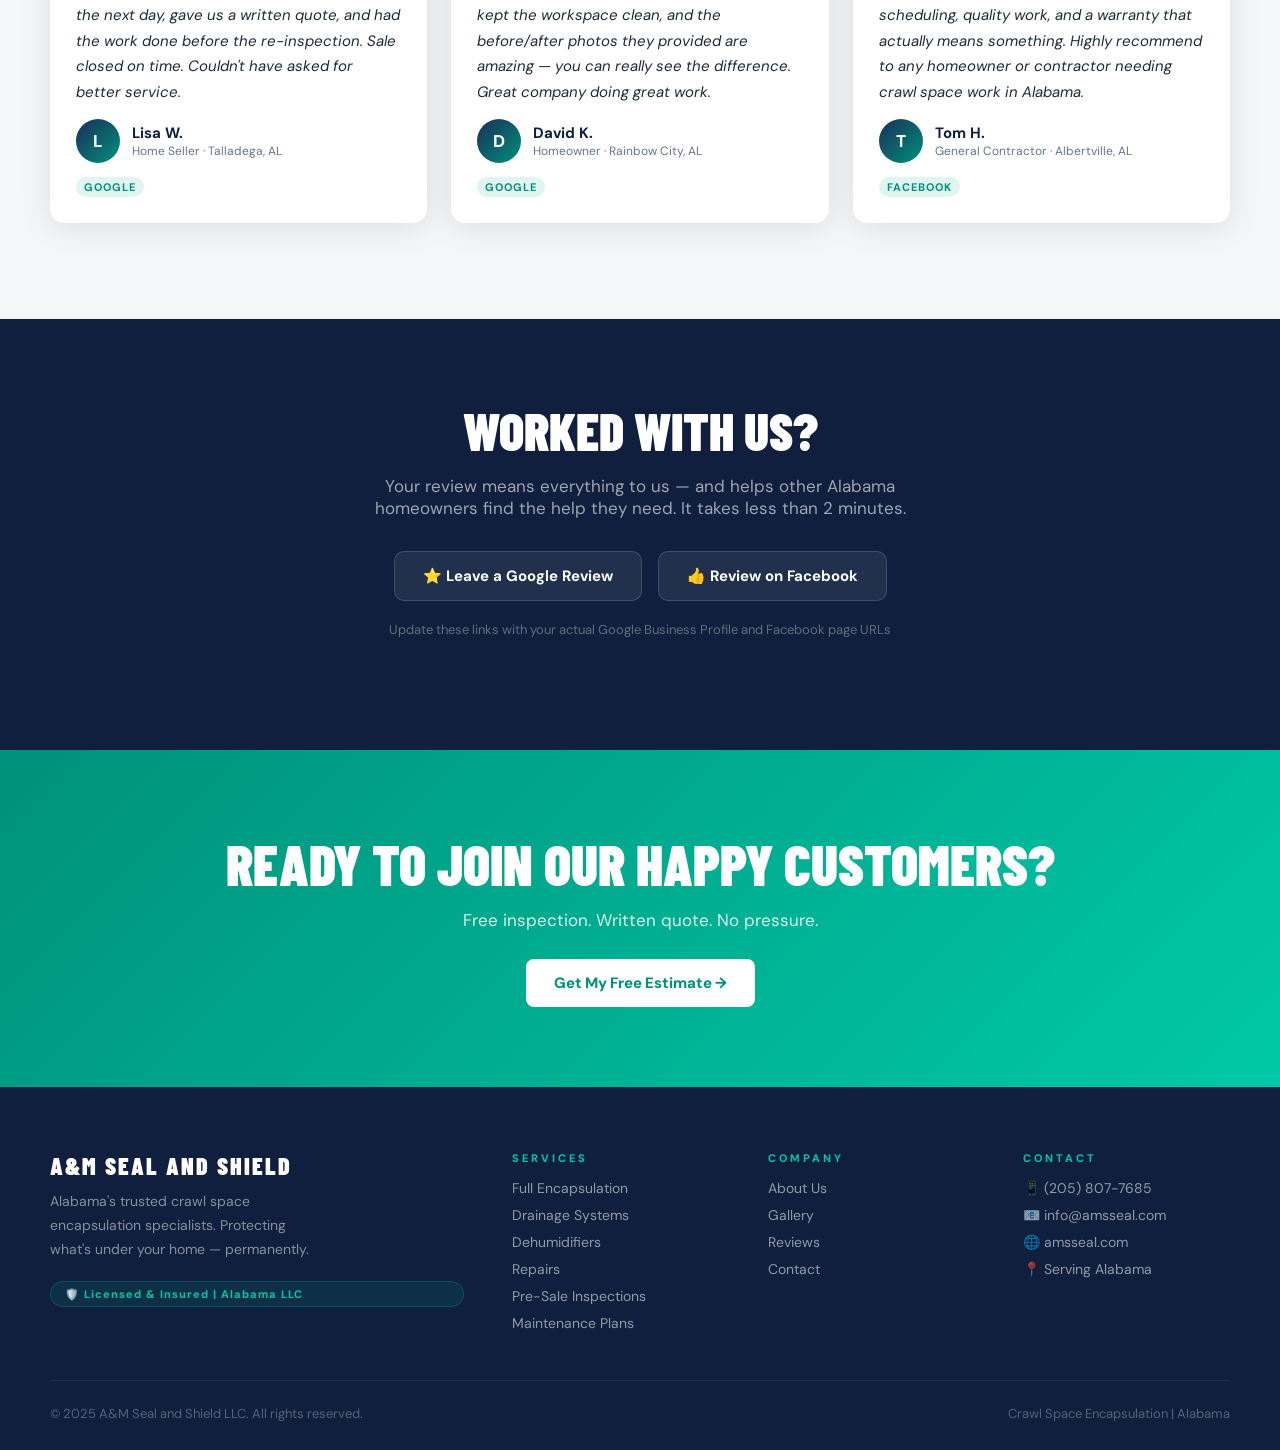
<file: reviews.html>
<!DOCTYPE html>
<html lang="en">
<head>
<meta charset="UTF-8"/><meta name="viewport" content="width=device-width,initial-scale=1.0"/>
<title>Reviews | A&M Seal and Shield</title>
<link rel="stylesheet" href="css/style.css"/>
<style>
.reveal{opacity:0;transform:translateY(24px);transition:opacity .55s,transform .55s}.reveal.visible{opacity:1;transform:none}
.reviews-section{background:var(--slate)}
.rating-summary{background:#fff;border-radius:20px;padding:36px;box-shadow:var(--card-shadow);display:flex;align-items:center;gap:48px;margin-bottom:56px;flex-wrap:wrap}
.rating-big{text-align:center;min-width:120px}
.rating-num{font-family:'Barlow Condensed',sans-serif;font-size:80px;font-weight:900;color:var(--navy);line-height:1}
.rating-stars{font-size:28px;color:#f59e0b;letter-spacing:2px;margin:4px 0}
.rating-count{font-size:13px;color:var(--muted);font-weight:600}
.rating-bars{flex:1;min-width:200px}
.rbar{display:flex;align-items:center;gap:10px;margin-bottom:8px}
.rbar-label{font-size:13px;font-weight:600;color:var(--navy);width:32px;flex-shrink:0}
.rbar-track{flex:1;height:8px;background:#e8ecf0;border-radius:100px;overflow:hidden}
.rbar-fill{height:100%;background:var(--teal);border-radius:100px}
.rbar-count{font-size:12px;color:var(--muted);width:20px;text-align:right}
.rating-google{text-align:center;display:flex;flex-direction:column;align-items:center;gap:6px}
.google-badge{background:#f8f9fa;border:1.5px solid #e8ecf0;border-radius:12px;padding:14px 20px;font-size:13px;font-weight:700;color:var(--navy)}
.reviews-grid{display:grid;grid-template-columns:repeat(3,1fr);gap:24px}
.review-card{background:#fff;border-radius:var(--radius);padding:26px;box-shadow:var(--card-shadow);display:flex;flex-direction:column;gap:14px;transition:transform .25s}
.review-card:hover{transform:translateY(-4px)}
.review-stars{font-size:18px;color:#f59e0b}
.review-text{font-size:15px;color:var(--text);line-height:1.7;flex:1;font-style:italic}
.review-text::before{content:'\201C';font-size:40px;color:var(--teal);font-family:'Barlow Condensed',sans-serif;line-height:0.5;display:block;margin-bottom:8px}
.reviewer{display:flex;align-items:center;gap:12px}
.reviewer-avatar{width:44px;height:44px;border-radius:50%;background:linear-gradient(135deg,var(--navy-mid),var(--teal));display:flex;align-items:center;justify-content:center;color:#fff;font-weight:800;font-size:17px;flex-shrink:0}
.reviewer-name{font-weight:700;color:var(--navy);font-size:15px}
.reviewer-meta{font-size:12px;color:var(--muted)}
.review-source{font-size:11px;font-weight:700;letter-spacing:1px;color:var(--teal);background:var(--teal-pale);padding:3px 8px;border-radius:100px;text-transform:uppercase;width:fit-content}
.review-card.featured{grid-column:span 1;border:1.5px solid var(--teal)}
.placeholder-note{background:rgba(0,145,122,.06);border:1.5px dashed var(--teal);border-radius:12px;padding:20px 24px;margin-bottom:36px;font-size:14px;color:var(--teal);font-weight:600;text-align:center}
.placeholder-note small{display:block;color:var(--muted);font-weight:400;margin-top:4px}
.leave-review{background:var(--navy);padding:80px 48px;text-align:center}
.leave-review h2{font-family:'Barlow Condensed',sans-serif;font-size:52px;font-weight:900;color:#fff;text-transform:uppercase;margin-bottom:14px}
.leave-review p{color:rgba(255,255,255,.6);font-size:17px;margin-bottom:32px;max-width:580px;margin-left:auto;margin-right:auto}
.review-platforms{display:flex;justify-content:center;gap:16px;flex-wrap:wrap}
.platform-btn{background:rgba(255,255,255,.08);border:1.5px solid rgba(255,255,255,.15);color:#fff;padding:14px 28px;border-radius:10px;font-weight:700;font-size:15px;cursor:pointer;transition:all .2s;font-family:'DM Sans',sans-serif;display:flex;align-items:center;gap:8px}
.platform-btn:hover{background:var(--teal);border-color:var(--teal)}
.cta-banner{background:linear-gradient(135deg,var(--teal),var(--teal-bright));padding:80px 48px;text-align:center}
.cta-banner h2{font-family:'Barlow Condensed',sans-serif;font-size:56px;font-weight:900;color:#fff;text-transform:uppercase;margin-bottom:12px}
.cta-banner p{color:rgba(255,255,255,.85);font-size:17px;margin-bottom:28px}
.btn-white{background:#fff;color:var(--teal);font-weight:800}.btn-white:hover{background:var(--navy);color:#fff}
@media(max-width:900px){.reviews-grid{grid-template-columns:1fr 1fr}.rating-summary{gap:24px}.leave-review{padding:56px 20px}.cta-banner{padding:56px 20px}.cta-banner h2{font-size:42px}}
@media(max-width:560px){.reviews-grid{grid-template-columns:1fr}}
</style>
</head>
<body>
<div id="nav-placeholder"></div>
<div class="page-hero">
  <p class="page-hero-label">Customer Reviews</p>
  <h1>WHAT OUR<br/><em>CLIENTS SAY</em></h1>
  <p>Real feedback from Alabama homeowners, realtors, and contractors we've worked with.</p>
</div>
<div id="trust-placeholder"></div>
<section class="section reviews-section">
  <div class="container">
    <p class="section-eyebrow reveal">Rating Summary</p>
    <div class="rating-summary reveal">
      <div class="rating-big">
        <div class="rating-num">5.0</div>
        <div class="rating-stars">★★★★★</div>
        <div class="rating-count">Based on reviews</div>
      </div>
      <div class="rating-bars">
        <div class="rbar"><span class="rbar-label">5 ★</span><div class="rbar-track"><div class="rbar-fill" style="width:100%"></div></div><span class="rbar-count">–</span></div>
        <div class="rbar"><span class="rbar-label">4 ★</span><div class="rbar-track"><div class="rbar-fill" style="width:0%"></div></div><span class="rbar-count">–</span></div>
        <div class="rbar"><span class="rbar-label">3 ★</span><div class="rbar-track"><div class="rbar-fill" style="width:0%"></div></div><span class="rbar-count">–</span></div>
        <div class="rbar"><span class="rbar-label">2 ★</span><div class="rbar-track"><div class="rbar-fill" style="width:0%"></div></div><span class="rbar-count">–</span></div>
        <div class="rbar"><span class="rbar-label">1 ★</span><div class="rbar-track"><div class="rbar-fill" style="width:0%"></div></div><span class="rbar-count">–</span></div>
      </div>
      <div class="rating-google">
        <div class="google-badge">⭐ Google Reviews<br/><span style="font-size:22px;font-family:'Barlow Condensed',sans-serif;font-weight:900;color:var(--teal)">5.0</span></div>
        <p style="font-size:12px;color:var(--muted);max-width:140px;text-align:center">Update with your Google Business Profile rating</p>
      </div>
    </div>
    <div class="placeholder-note reveal">
      ⭐ Replace the sample reviews below with your actual Google or Facebook reviews
      <small>Copy and paste customer review text, update names and dates. Remove the placeholder cards as real reviews come in.</small>
    </div>
    <div class="reviews-grid">
      <div class="review-card featured reveal">
        <div class="review-stars">★★★★★</div>
        <p class="review-text">A&M Seal and Shield completely transformed our crawl space. We'd had a musty smell in our house for years — within a week of the encapsulation being done it was completely gone. Scheduling was easy, they showed up on time, and the work was clean and professional. Would recommend to anyone in the area.</p>
        <div class="reviewer"><div class="reviewer-avatar">J</div><div><div class="reviewer-name">James T.</div><div class="reviewer-meta">Homeowner · Gadsden, AL</div></div></div>
        <span class="review-source">Google</span>
      </div>
      <div class="review-card reveal">
        <div class="review-stars">★★★★★</div>
        <p class="review-text">As a real estate agent, I refer A&M regularly. They respond fast, provide written reports, and never let my transactions fall through because of a crawl space issue. My go-to for any home I'm listing or selling that has crawl space concerns.</p>
        <div class="reviewer"><div class="reviewer-avatar">S</div><div><div class="reviewer-name">Sarah M.</div><div class="reviewer-meta">Real Estate Agent · Huntsville, AL</div></div></div>
        <span class="review-source">Google</span>
      </div>
      <div class="review-card reveal">
        <div class="review-stars">★★★★★</div>
        <p class="review-text">I called three companies before A&M and they were the only ones who came out for a free estimate without trying to sell me something I didn't need. Honest, fair pricing, and the job was done in one day. Exactly what you want from a contractor.</p>
        <div class="reviewer"><div class="reviewer-avatar">M</div><div><div class="reviewer-name">Mike R.</div><div class="reviewer-meta">Homeowner · Anniston, AL</div></div></div>
        <span class="review-source">Facebook</span>
      </div>
      <div class="review-card reveal">
        <div class="review-stars">★★★★★</div>
        <p class="review-text">Our home inspector flagged the crawl space and our buyer was nervous. A&M came out the next day, gave us a written quote, and had the work done before the re-inspection. Sale closed on time. Couldn't have asked for better service.</p>
        <div class="reviewer"><div class="reviewer-avatar">L</div><div><div class="reviewer-name">Lisa W.</div><div class="reviewer-meta">Home Seller · Talladega, AL</div></div></div>
        <span class="review-source">Google</span>
      </div>
      <div class="review-card reveal">
        <div class="review-stars">★★★★★</div>
        <p class="review-text">Professional, knowledgeable, and thorough. They explained everything before starting, kept the workspace clean, and the before/after photos they provided are amazing — you can really see the difference. Great company doing great work.</p>
        <div class="reviewer"><div class="reviewer-avatar">D</div><div><div class="reviewer-name">David K.</div><div class="reviewer-meta">Homeowner · Rainbow City, AL</div></div></div>
        <span class="review-source">Google</span>
      </div>
      <div class="review-card reveal">
        <div class="review-stars">★★★★★</div>
        <p class="review-text">I've used A&M on two properties now. Both times same experience: fair price, fast scheduling, quality work, and a warranty that actually means something. Highly recommend to any homeowner or contractor needing crawl space work in Alabama.</p>
        <div class="reviewer"><div class="reviewer-avatar">T</div><div><div class="reviewer-name">Tom H.</div><div class="reviewer-meta">General Contractor · Albertville, AL</div></div></div>
        <span class="review-source">Facebook</span>
      </div>
    </div>
  </div>
</section>
<div class="leave-review">
  <h2>WORKED WITH US?</h2>
  <p>Your review means everything to us — and helps other Alabama homeowners find the help they need. It takes less than 2 minutes.</p>
  <div class="review-platforms">
    <a href="https://g.page/r/YOUR_GOOGLE_PLACE_ID/review" target="_blank" class="platform-btn">⭐ Leave a Google Review</a>
    <a href="https://facebook.com/amsseal" target="_blank" class="platform-btn">👍 Review on Facebook</a>
  </div>
  <p style="font-size:13px;color:rgba(255,255,255,.35);margin-top:20px;">Update these links with your actual Google Business Profile and Facebook page URLs</p>
</div>
<div class="cta-banner">
  <h2>READY TO JOIN OUR HAPPY CUSTOMERS?</h2>
  <p>Free inspection. Written quote. No pressure.</p>
  <a href="contact.html" class="btn btn-white">Get My Free Estimate →</a>
</div>
<div id="footer-placeholder"></div>
<script src="js/layout.js"></script><script src="js/main.js"></script>
</body>
</html>
</file>
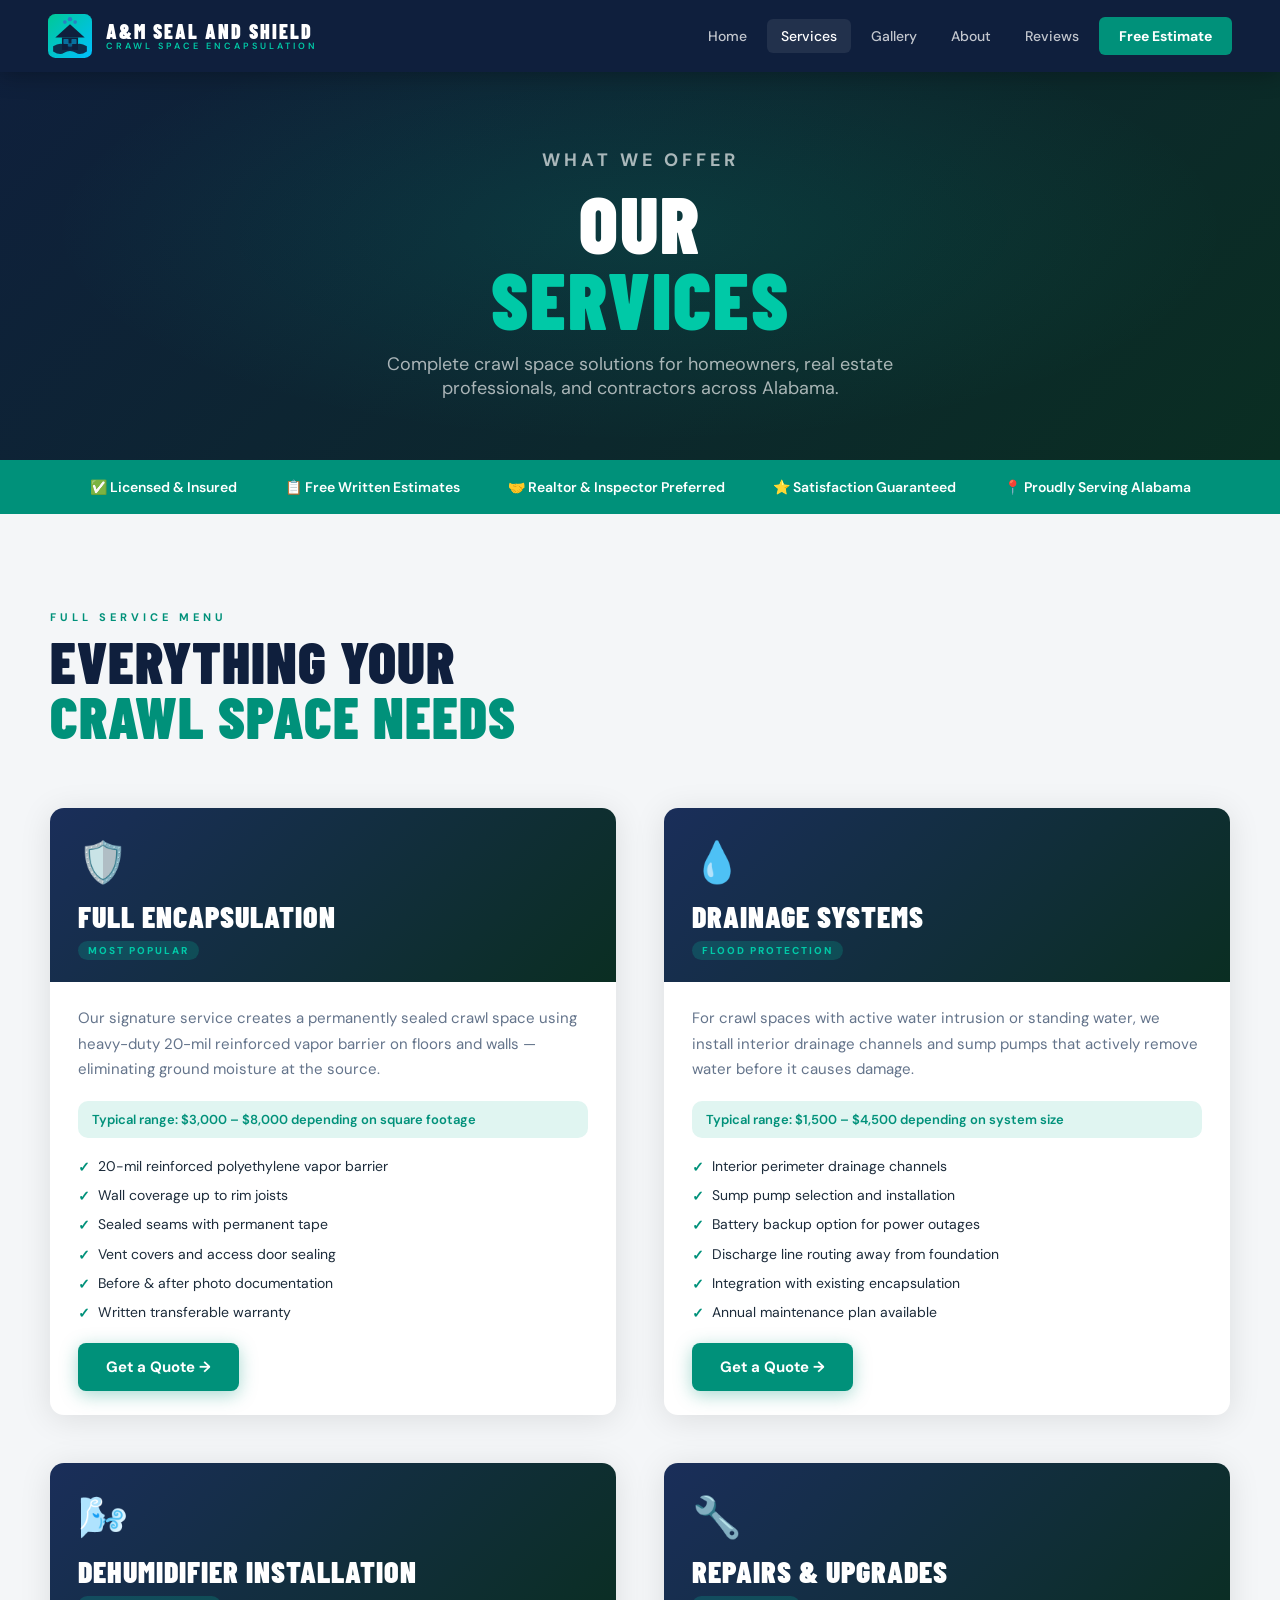
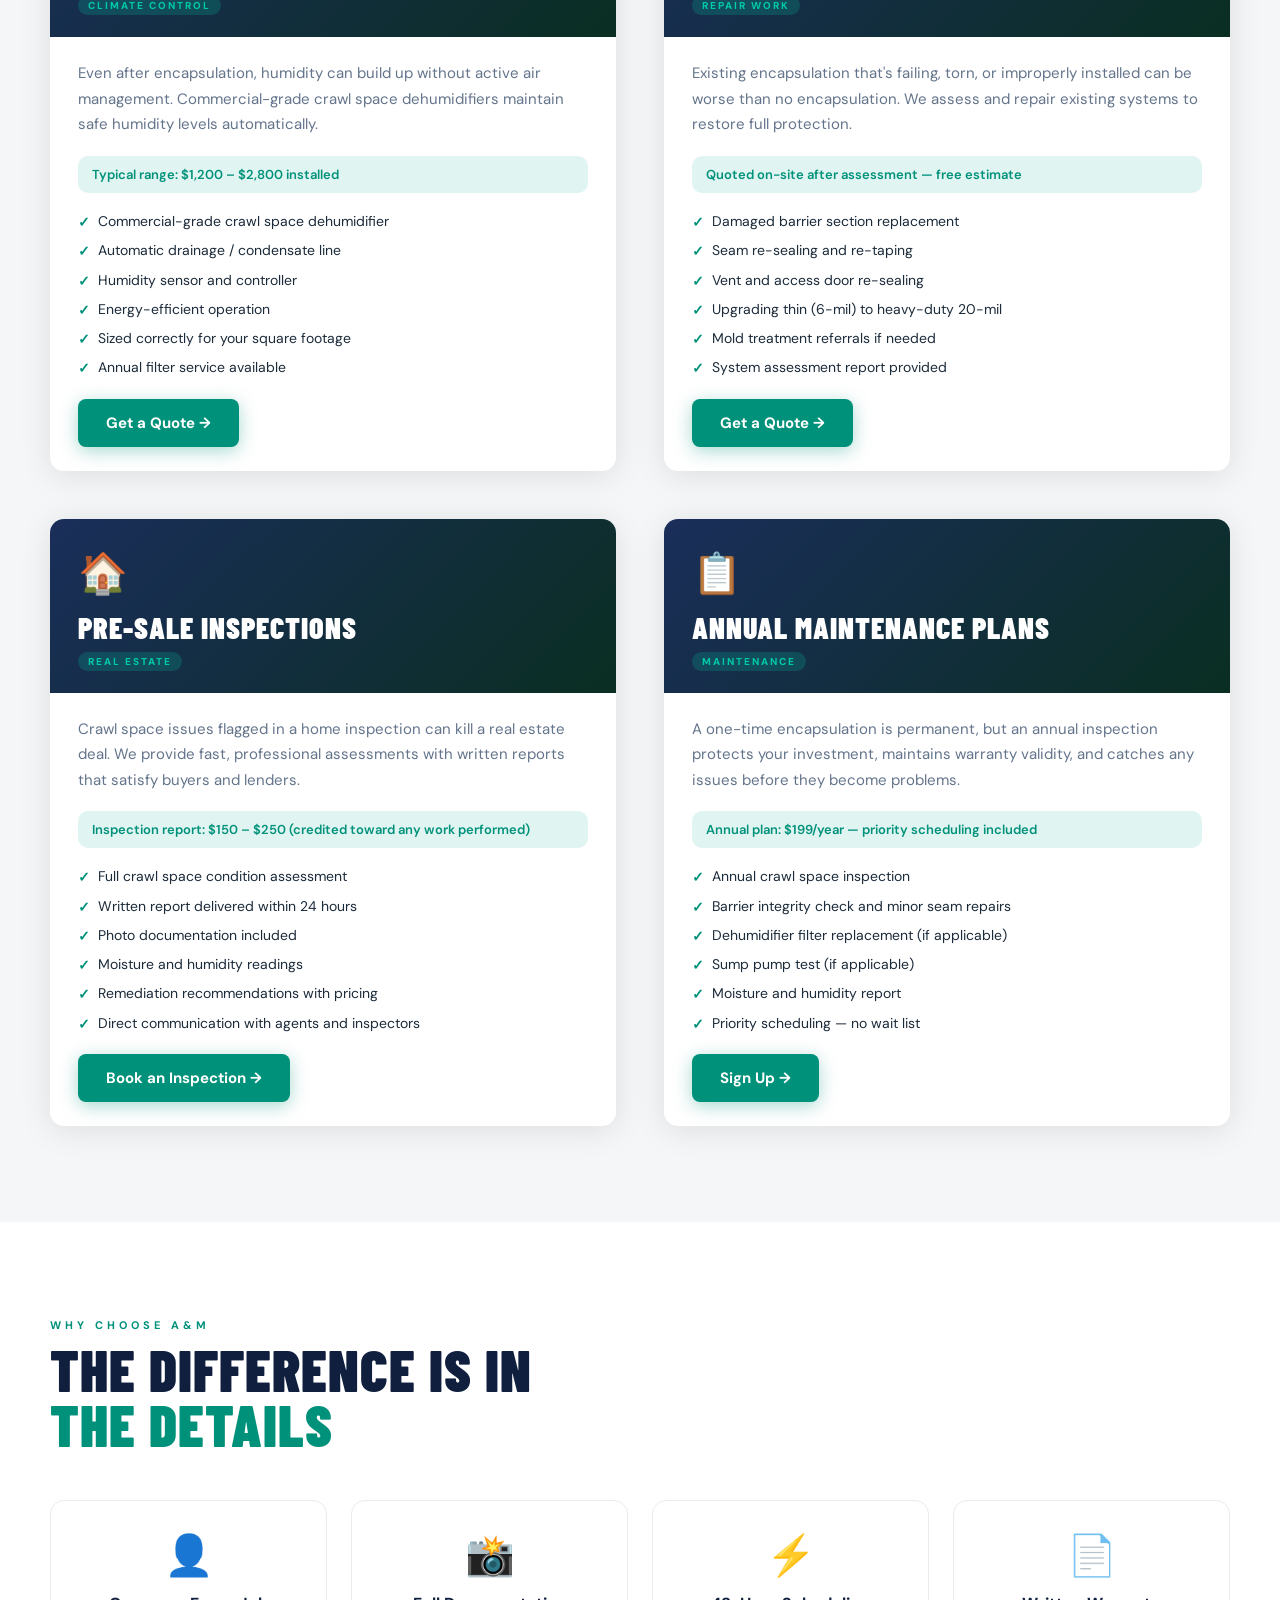
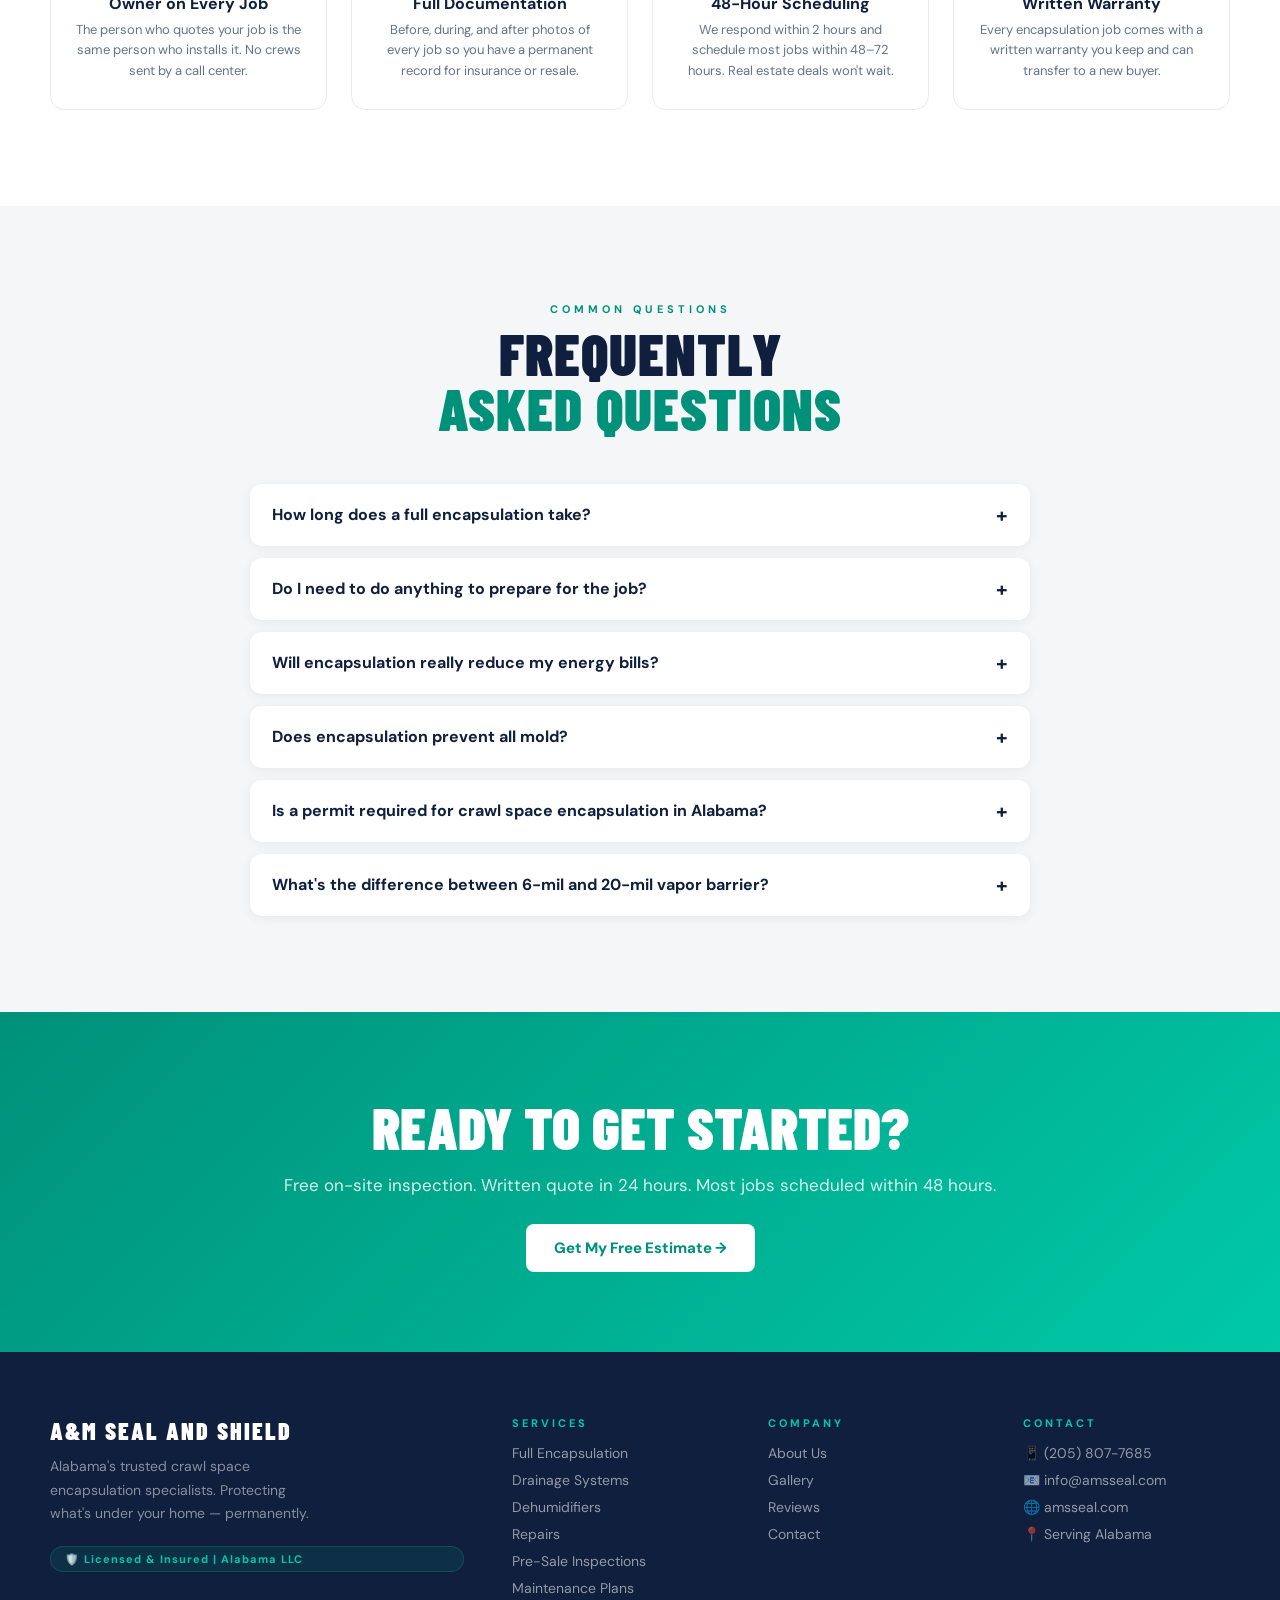
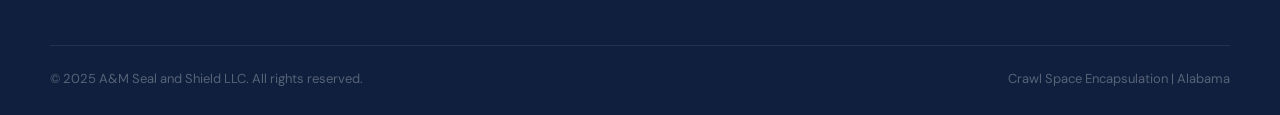
<file: services.html>
<!DOCTYPE html>
<html lang="en">
<head>
<meta charset="UTF-8"/><meta name="viewport" content="width=device-width,initial-scale=1.0"/>
<title>Services | A&M Seal and Shield</title>
<meta name="description" content="Crawl space encapsulation, drainage systems, dehumidifier installation, repairs, and pre-sale inspections in Alabama."/>
<link rel="stylesheet" href="css/style.css"/>
<style>
.reveal{opacity:0;transform:translateY(24px);transition:opacity .55s,transform .55s}.reveal.visible{opacity:1;transform:none}
.services-section{background:var(--slate)}
.svc-detail-grid{display:grid;grid-template-columns:1fr 1fr;gap:48px;margin-top:64px}
.svc-detail-card{background:#fff;border-radius:var(--radius);overflow:hidden;box-shadow:var(--card-shadow);display:flex;flex-direction:column}
.svc-detail-header{background:linear-gradient(135deg,var(--navy-mid),#0a2e22);padding:28px 28px 22px}
.svc-detail-header .icon{font-size:40px;margin-bottom:10px}
.svc-detail-header h3{font-family:'Barlow Condensed',sans-serif;font-size:30px;font-weight:900;color:#fff;letter-spacing:1px;text-transform:uppercase;margin-bottom:4px}
.svc-detail-header .tag{display:inline-block;background:rgba(0,201,167,.2);color:var(--teal-bright);font-size:10px;font-weight:800;letter-spacing:2px;padding:3px 10px;border-radius:100px;text-transform:uppercase}
.svc-detail-body{padding:24px 28px;flex:1;display:flex;flex-direction:column}
.svc-detail-body p{font-size:15px;color:var(--muted);line-height:1.7;margin-bottom:18px}
.svc-includes{list-style:none;display:flex;flex-direction:column;gap:8px;margin-bottom:20px;flex:1}
.svc-includes li{display:flex;align-items:flex-start;gap:8px;font-size:14px;color:var(--text);line-height:1.45}
.svc-includes li::before{content:'✓';color:var(--teal);font-weight:800;flex-shrink:0;margin-top:1px}
.svc-detail-body .btn{align-self:flex-start;margin-top:auto}
.pricing-note{background:var(--teal-pale);border-radius:10px;padding:10px 14px;font-size:13px;font-weight:600;color:var(--teal);margin-bottom:18px}
.why-section{background:#fff}
.why-grid{display:grid;grid-template-columns:repeat(4,1fr);gap:24px;margin-top:48px}
.why-card{border-radius:var(--radius);padding:28px 22px;text-align:center;border:1.5px solid #e8ecf0;transition:all .25s}
.why-card:hover{border-color:var(--teal);transform:translateY(-4px);box-shadow:0 8px 32px rgba(0,145,122,.1)}
.why-icon{font-size:40px;margin-bottom:12px}
.why-card h4{font-size:16px;font-weight:700;color:var(--navy);margin-bottom:6px}
.why-card p{font-size:13px;color:var(--muted);line-height:1.55}
.faq-section{background:var(--slate)}
.faq-list{max-width:780px;margin:48px auto 0;display:flex;flex-direction:column;gap:12px}
.faq-item{background:#fff;border-radius:12px;overflow:hidden;box-shadow:0 2px 12px rgba(0,0,0,.06)}
.faq-q{width:100%;padding:18px 22px;background:none;border:none;text-align:left;font-family:'DM Sans',sans-serif;font-size:16px;font-weight:700;color:var(--navy);cursor:pointer;display:flex;justify-content:space-between;align-items:center;gap:12px}
.faq-q span{font-size:20px;transition:transform .3s;flex-shrink:0}
.faq-q.open span{transform:rotate(45deg)}
.faq-a{max-height:0;overflow:hidden;transition:max-height .35s;font-size:15px;color:var(--muted);line-height:1.7}
.faq-a-inner{padding:0 22px 18px}
.cta-banner{background:linear-gradient(135deg,var(--teal),var(--teal-bright));padding:80px 48px;text-align:center}
.cta-banner h2{font-family:'Barlow Condensed',sans-serif;font-size:58px;font-weight:900;color:#fff;text-transform:uppercase;margin-bottom:12px}
.cta-banner p{color:rgba(255,255,255,.85);font-size:17px;margin-bottom:28px}
.btn-white{background:#fff;color:var(--teal);font-weight:800}.btn-white:hover{background:var(--navy);color:#fff}
@media(max-width:900px){.svc-detail-grid{grid-template-columns:1fr}.why-grid{grid-template-columns:1fr 1fr}.cta-banner{padding:56px 20px}.cta-banner h2{font-size:44px}}
@media(max-width:560px){.why-grid{grid-template-columns:1fr}}
</style>
</head>
<body>
<div id="nav-placeholder"></div>
<div class="page-hero">
  <p class="page-hero-label">What We Offer</p>
  <h1>OUR <em>SERVICES</em></h1>
  <p>Complete crawl space solutions for homeowners, real estate professionals, and contractors across Alabama.</p>
</div>
<div id="trust-placeholder"></div>
<section class="section services-section">
  <div class="container">
    <p class="section-eyebrow reveal">Full Service Menu</p>
    <h2 class="section-title reveal">EVERYTHING YOUR<br/><em>CRAWL SPACE NEEDS</em></h2>
    <div class="svc-detail-grid">
      <div class="svc-detail-card reveal">
        <div class="svc-detail-header"><div class="icon">🛡️</div><h3>Full Encapsulation</h3><span class="tag">Most Popular</span></div>
        <div class="svc-detail-body">
          <p>Our signature service creates a permanently sealed crawl space using heavy-duty 20-mil reinforced vapor barrier on floors and walls — eliminating ground moisture at the source.</p>
          <div class="pricing-note">Typical range: $3,000 – $8,000 depending on square footage</div>
          <ul class="svc-includes"><li>20-mil reinforced polyethylene vapor barrier</li><li>Wall coverage up to rim joists</li><li>Sealed seams with permanent tape</li><li>Vent covers and access door sealing</li><li>Before &amp; after photo documentation</li><li>Written transferable warranty</li></ul>
          <a href="contact.html" class="btn btn-primary">Get a Quote →</a>
        </div>
      </div>
      <div class="svc-detail-card reveal">
        <div class="svc-detail-header"><div class="icon">💧</div><h3>Drainage Systems</h3><span class="tag">Flood Protection</span></div>
        <div class="svc-detail-body">
          <p>For crawl spaces with active water intrusion or standing water, we install interior drainage channels and sump pumps that actively remove water before it causes damage.</p>
          <div class="pricing-note">Typical range: $1,500 – $4,500 depending on system size</div>
          <ul class="svc-includes"><li>Interior perimeter drainage channels</li><li>Sump pump selection and installation</li><li>Battery backup option for power outages</li><li>Discharge line routing away from foundation</li><li>Integration with existing encapsulation</li><li>Annual maintenance plan available</li></ul>
          <a href="contact.html" class="btn btn-primary">Get a Quote →</a>
        </div>
      </div>
      <div class="svc-detail-card reveal">
        <div class="svc-detail-header"><div class="icon">🌬️</div><h3>Dehumidifier Installation</h3><span class="tag">Climate Control</span></div>
        <div class="svc-detail-body">
          <p>Even after encapsulation, humidity can build up without active air management. Commercial-grade crawl space dehumidifiers maintain safe humidity levels automatically.</p>
          <div class="pricing-note">Typical range: $1,200 – $2,800 installed</div>
          <ul class="svc-includes"><li>Commercial-grade crawl space dehumidifier</li><li>Automatic drainage / condensate line</li><li>Humidity sensor and controller</li><li>Energy-efficient operation</li><li>Sized correctly for your square footage</li><li>Annual filter service available</li></ul>
          <a href="contact.html" class="btn btn-primary">Get a Quote →</a>
        </div>
      </div>
      <div class="svc-detail-card reveal">
        <div class="svc-detail-header"><div class="icon">🔧</div><h3>Repairs &amp; Upgrades</h3><span class="tag">Repair Work</span></div>
        <div class="svc-detail-body">
          <p>Existing encapsulation that's failing, torn, or improperly installed can be worse than no encapsulation. We assess and repair existing systems to restore full protection.</p>
          <div class="pricing-note">Quoted on-site after assessment — free estimate</div>
          <ul class="svc-includes"><li>Damaged barrier section replacement</li><li>Seam re-sealing and re-taping</li><li>Vent and access door re-sealing</li><li>Upgrading thin (6-mil) to heavy-duty 20-mil</li><li>Mold treatment referrals if needed</li><li>System assessment report provided</li></ul>
          <a href="contact.html" class="btn btn-primary">Get a Quote →</a>
        </div>
      </div>
      <div class="svc-detail-card reveal">
        <div class="svc-detail-header"><div class="icon">🏠</div><h3>Pre-Sale Inspections</h3><span class="tag">Real Estate</span></div>
        <div class="svc-detail-body">
          <p>Crawl space issues flagged in a home inspection can kill a real estate deal. We provide fast, professional assessments with written reports that satisfy buyers and lenders.</p>
          <div class="pricing-note">Inspection report: $150 – $250 (credited toward any work performed)</div>
          <ul class="svc-includes"><li>Full crawl space condition assessment</li><li>Written report delivered within 24 hours</li><li>Photo documentation included</li><li>Moisture and humidity readings</li><li>Remediation recommendations with pricing</li><li>Direct communication with agents and inspectors</li></ul>
          <a href="contact.html" class="btn btn-primary">Book an Inspection →</a>
        </div>
      </div>
      <div class="svc-detail-card reveal">
        <div class="svc-detail-header"><div class="icon">📋</div><h3>Annual Maintenance Plans</h3><span class="tag">Maintenance</span></div>
        <div class="svc-detail-body">
          <p>A one-time encapsulation is permanent, but an annual inspection protects your investment, maintains warranty validity, and catches any issues before they become problems.</p>
          <div class="pricing-note">Annual plan: $199/year — priority scheduling included</div>
          <ul class="svc-includes"><li>Annual crawl space inspection</li><li>Barrier integrity check and minor seam repairs</li><li>Dehumidifier filter replacement (if applicable)</li><li>Sump pump test (if applicable)</li><li>Moisture and humidity report</li><li>Priority scheduling — no wait list</li></ul>
          <a href="contact.html" class="btn btn-primary">Sign Up →</a>
        </div>
      </div>
    </div>
  </div>
</section>
<section class="section why-section">
  <div class="container">
    <p class="section-eyebrow reveal">Why Choose A&amp;M</p>
    <h2 class="section-title reveal">THE DIFFERENCE IS IN<br/><em>THE DETAILS</em></h2>
    <div class="why-grid">
      <div class="why-card reveal"><div class="why-icon">👤</div><h4>Owner on Every Job</h4><p>The person who quotes your job is the same person who installs it. No crews sent by a call center.</p></div>
      <div class="why-card reveal"><div class="why-icon">📸</div><h4>Full Documentation</h4><p>Before, during, and after photos of every job so you have a permanent record for insurance or resale.</p></div>
      <div class="why-card reveal"><div class="why-icon">⚡</div><h4>48-Hour Scheduling</h4><p>We respond within 2 hours and schedule most jobs within 48–72 hours. Real estate deals won't wait.</p></div>
      <div class="why-card reveal"><div class="why-icon">📄</div><h4>Written Warranty</h4><p>Every encapsulation job comes with a written warranty you keep and can transfer to a new buyer.</p></div>
    </div>
  </div>
</section>
<section class="section faq-section">
  <div class="container">
    <p class="section-eyebrow" style="text-align:center">Common Questions</p>
    <h2 class="section-title" style="text-align:center">FREQUENTLY<br/><em>ASKED QUESTIONS</em></h2>
    <div class="faq-list">
      <div class="faq-item reveal"><button class="faq-q" onclick="toggleFaq(this)">How long does a full encapsulation take? <span>+</span></button><div class="faq-a"><div class="faq-a-inner">Most residential crawl space encapsulations are completed in one day. Larger spaces or jobs that include drainage and dehumidifier installation may take 2 days. We'll give you a specific timeline in your written quote.</div></div></div>
      <div class="faq-item reveal"><button class="faq-q" onclick="toggleFaq(this)">Do I need to do anything to prepare for the job? <span>+</span></button><div class="faq-a"><div class="faq-a-inner">Generally no. We handle everything from start to finish. If there is significant debris or storage in your crawl space, we may ask you to clear it beforehand — but we'll let you know in advance during the estimate.</div></div></div>
      <div class="faq-item reveal"><button class="faq-q" onclick="toggleFaq(this)">Will encapsulation really reduce my energy bills? <span>+</span></button><div class="faq-a"><div class="faq-a-inner">Yes — studies show that sealed crawl spaces can reduce HVAC energy consumption by 15–25%. When your crawl space is conditioned and sealed, your HVAC doesn't have to fight against constant moisture infiltration from below.</div></div></div>
      <div class="faq-item reveal"><button class="faq-q" onclick="toggleFaq(this)">Does encapsulation prevent all mold? <span>+</span></button><div class="faq-a"><div class="faq-a-inner">Encapsulation eliminates the primary cause of crawl space mold — excess moisture. If existing mold is present, we'll recommend remediation before sealing. Our system then prevents new mold from forming by removing the conditions it needs to grow.</div></div></div>
      <div class="faq-item reveal"><button class="faq-q" onclick="toggleFaq(this)">Is a permit required for crawl space encapsulation in Alabama? <span>+</span></button><div class="faq-a"><div class="faq-a-inner">Permit requirements vary by county. For standard vapor barrier installation, most Alabama jurisdictions do not require a permit. For drainage or electrical work, some areas may. We'll clarify during your estimate.</div></div></div>
      <div class="faq-item reveal"><button class="faq-q" onclick="toggleFaq(this)">What's the difference between 6-mil and 20-mil vapor barrier? <span>+</span></button><div class="faq-a"><div class="faq-a-inner">6-mil barrier is thin, tears easily, and degrades quickly — it's what most DIY or budget installs use. 20-mil is the professional standard: puncture-resistant, lasts decades, and maintains full integrity even with foot traffic during maintenance visits. We only install 20-mil.</div></div></div>
    </div>
  </div>
</section>
<div class="cta-banner">
  <h2>READY TO GET STARTED?</h2>
  <p>Free on-site inspection. Written quote in 24 hours. Most jobs scheduled within 48 hours.</p>
  <a href="contact.html" class="btn btn-white">Get My Free Estimate →</a>
</div>
<div id="footer-placeholder"></div>
<script src="js/layout.js"></script><script src="js/main.js"></script>
<script>function toggleFaq(btn){btn.classList.toggle('open');const ans=btn.nextElementSibling;ans.style.maxHeight=btn.classList.contains('open')?ans.scrollHeight+'px':'0';}</script>
</body>
</html>
</file>
<file: css/style.css>
/* ─────────────────────────────────────────
   A&M SEAL AND SHIELD — Global Stylesheet
   ───────────────────────────────────────── */
@import url('https://fonts.googleapis.com/css2?family=Barlow+Condensed:wght@400;600;700;800;900&family=DM+Sans:wght@300;400;500;600;700&display=swap');

:root {
  --navy:       #0f1f3d;
  --navy-mid:   #1a2e5a;
  --teal:       #00917a;
  --teal-bright:#00c9a7;
  --teal-pale:  #e0f5f1;
  --slate:      #f4f6f8;
  --text:       #1c2b3a;
  --muted:      #64748b;
  --white:      #ffffff;
  --card-shadow: 0 4px 32px rgba(0,0,0,0.10);
  --radius:     14px;
  --nav-h:      72px;
}

*, *::before, *::after { margin:0; padding:0; box-sizing:border-box; }
html { scroll-behavior:smooth; font-size:16px; }
body { font-family:'DM Sans', sans-serif; color:var(--text); background:var(--white); -webkit-font-smoothing:antialiased; }
img { max-width:100%; display:block; }
a { text-decoration:none; color:inherit; }

.font-display { font-family:'Barlow Condensed', sans-serif; font-weight:900; text-transform:uppercase; letter-spacing:1px; }

.btn { display:inline-flex; align-items:center; gap:8px; font-family:'DM Sans',sans-serif; font-weight:700; border-radius:8px; padding:14px 28px; font-size:15px; transition:all .22s; cursor:pointer; border:none; }
.btn-primary { background:var(--teal); color:#fff; box-shadow:0 4px 18px rgba(0,145,122,.35); }
.btn-primary:hover { background:var(--teal-bright); transform:translateY(-2px); box-shadow:0 8px 28px rgba(0,145,122,.45); }
.btn-outline { background:transparent; color:#fff; border:2px solid rgba(255,255,255,.35); }
.btn-outline:hover { border-color:var(--teal-bright); color:var(--teal-bright); }
.btn-dark { background:var(--navy-mid); color:#fff; }
.btn-dark:hover { background:var(--navy); transform:translateY(-2px); }

.site-nav {
  position:fixed; top:0; left:0; right:0; z-index:900;
  height:var(--nav-h);
  display:flex; align-items:center; justify-content:space-between;
  padding:0 48px;
  background:var(--navy);
  box-shadow:0 2px 24px rgba(0,0,0,.3);
  transition:background .3s;
}
.nav-brand { display:flex; align-items:center; gap:14px; }
.nav-brand-svg { width:44px; height:44px; flex-shrink:0; }
.nav-brand-text { line-height:1.1; }
.nav-brand-name { font-family:'Barlow Condensed',sans-serif; font-weight:900; font-size:20px; color:#fff; letter-spacing:2px; }
.nav-brand-sub { font-size:9px; letter-spacing:3px; color:var(--teal-bright); font-weight:600; }
.nav-links { display:flex; align-items:center; gap:6px; }
.nav-links a { padding:8px 14px; border-radius:6px; font-size:14px; font-weight:500; color:rgba(255,255,255,.75); transition:all .2s; }
.nav-links a:hover, .nav-links a.active { color:#fff; background:rgba(255,255,255,.08); }
.nav-links .nav-cta { background:var(--teal); color:#fff; font-weight:700; padding:10px 20px; }
.nav-links .nav-cta:hover { background:var(--teal-bright); }
.nav-hamburger { display:none; flex-direction:column; gap:5px; cursor:pointer; padding:4px; }
.nav-hamburger span { width:24px; height:2px; background:#fff; border-radius:2px; transition:all .3s; }
.mobile-menu { display:none; }

.page-hero {
  padding: calc(var(--nav-h) + 60px) 48px 60px;
  background: linear-gradient(135deg, var(--navy) 0%, #0a2e22 100%);
  text-align: center;
  position: relative;
  overflow: hidden;
}
.page-hero::before {
  content:'';
  position:absolute; inset:0;
  background: radial-gradient(ellipse at center, rgba(0,201,167,.12) 0%, transparent 65%);
}
.page-hero-label { font-size:11px; letter-spacing:4px; font-weight:700; color:var(--teal-bright); text-transform:uppercase; margin-bottom:12px; position:relative; }
.page-hero h1 { font-family:'Barlow Condensed',sans-serif; font-weight:900; font-size:clamp(48px,7vw,80px); color:#fff; letter-spacing:2px; text-transform:uppercase; line-height:.95; position:relative; }
.page-hero h1 em { color:var(--teal-bright); font-style:normal; display:block; }
.page-hero p { font-size:18px; color:rgba(255,255,255,.65); margin-top:16px; max-width:600px; margin-left:auto; margin-right:auto; position:relative; }

.section { padding:96px 48px; }
.section-sm { padding:64px 48px; }
.container { max-width:1180px; margin:0 auto; }
.section-eyebrow { font-size:11px; letter-spacing:4px; font-weight:700; color:var(--teal); text-transform:uppercase; margin-bottom:10px; }
.section-title { font-family:'Barlow Condensed',sans-serif; font-weight:900; font-size:clamp(36px,5vw,58px); color:var(--navy); letter-spacing:1px; text-transform:uppercase; line-height:.95; margin-bottom:18px; }
.section-title em { color:var(--teal); font-style:normal; }
.section-desc { font-size:17px; color:var(--muted); line-height:1.75; max-width:620px; }

.site-footer { background:var(--navy); color:#fff; padding:64px 48px 28px; }
.footer-inner { max-width:1180px; margin:0 auto; }
.footer-grid { display:grid; grid-template-columns:2fr 1fr 1fr 1fr; gap:48px; padding-bottom:48px; border-bottom:1px solid rgba(255,255,255,.08); }
.footer-brand-name { font-family:'Barlow Condensed',sans-serif; font-weight:900; font-size:24px; letter-spacing:2px; }
.footer-brand-desc { font-size:14px; color:rgba(255,255,255,.5); line-height:1.7; margin-top:10px; max-width:280px; }
.footer-col h4 { font-size:11px; letter-spacing:3px; font-weight:700; color:var(--teal-bright); text-transform:uppercase; margin-bottom:14px; }
.footer-col ul { list-style:none; display:flex; flex-direction:column; gap:9px; }
.footer-col ul a { font-size:14px; color:rgba(255,255,255,.55); transition:color .2s; }
.footer-col ul a:hover { color:var(--teal-bright); }
.footer-col ul li { font-size:14px; color:rgba(255,255,255,.55); }
.footer-bottom { display:flex; justify-content:space-between; align-items:center; padding-top:24px; }
.footer-bottom p { font-size:13px; color:rgba(255,255,255,.3); }
.footer-badge { display:flex; align-items:center; gap:6px; background:rgba(0,201,167,.1); border:1px solid rgba(0,201,167,.2); border-radius:100px; padding:5px 14px; font-size:11px; font-weight:700; color:var(--teal-bright); letter-spacing:1px; }

.trust-strip { background:var(--teal); padding:18px 48px; }
.trust-strip-inner { max-width:1180px; margin:0 auto; display:flex; justify-content:center; gap:48px; flex-wrap:wrap; }
.trust-item { display:flex; align-items:center; gap:8px; color:#fff; font-weight:600; font-size:14px; }

.form-group { margin-bottom:18px; }
.form-label { display:block; font-size:13px; font-weight:600; color:var(--navy); margin-bottom:6px; }
.form-input { width:100%; padding:12px 16px; border:1.5px solid #dde3eb; border-radius:8px; font-size:15px; font-family:'DM Sans',sans-serif; color:var(--text); transition:border-color .2s; }
.form-input:focus { outline:none; border-color:var(--teal); }
.form-row { display:grid; grid-template-columns:1fr 1fr; gap:16px; }
textarea.form-input { resize:vertical; min-height:110px; }
.form-submit { width:100%; padding:16px; background:var(--teal); color:#fff; border:none; border-radius:8px; font-size:16px; font-weight:700; font-family:'DM Sans',sans-serif; cursor:pointer; transition:all .2s; }
.form-submit:hover { background:var(--teal-bright); transform:translateY(-1px); }

.card { background:#fff; border-radius:var(--radius); box-shadow:var(--card-shadow); overflow:hidden; }

@media(max-width:900px) {
  .site-nav { padding:0 20px; }
  .nav-links { display:none; }
  .nav-hamburger { display:flex; }
  .section, .section-sm { padding:64px 20px; }
  .page-hero { padding: calc(var(--nav-h) + 40px) 20px 48px; }
  .trust-strip { padding:16px 20px; }
  .trust-strip-inner { gap:20px; }
  .site-footer { padding:48px 20px 24px; }
  .footer-grid { grid-template-columns:1fr 1fr; gap:32px; }
  .footer-bottom { flex-direction:column; gap:12px; text-align:center; }
  .form-row { grid-template-columns:1fr; }
  .mobile-menu { display:none; position:fixed; top:var(--nav-h); left:0; right:0; background:var(--navy); z-index:899; padding:16px 20px; flex-direction:column; gap:4px; box-shadow:0 8px 32px rgba(0,0,0,.4); }
  .mobile-menu.open { display:flex; }
  .mobile-menu a { padding:12px 16px; border-radius:8px; font-size:16px; font-weight:600; color:rgba(255,255,255,.8); }
  .mobile-menu a:hover { background:rgba(255,255,255,.08); color:#fff; }
  .mobile-menu .mob-cta { background:var(--teal); color:#fff; text-align:center; margin-top:8px; }
}
@media(max-width:600px) {
  .footer-grid { grid-template-columns:1fr; }
}
</file>
